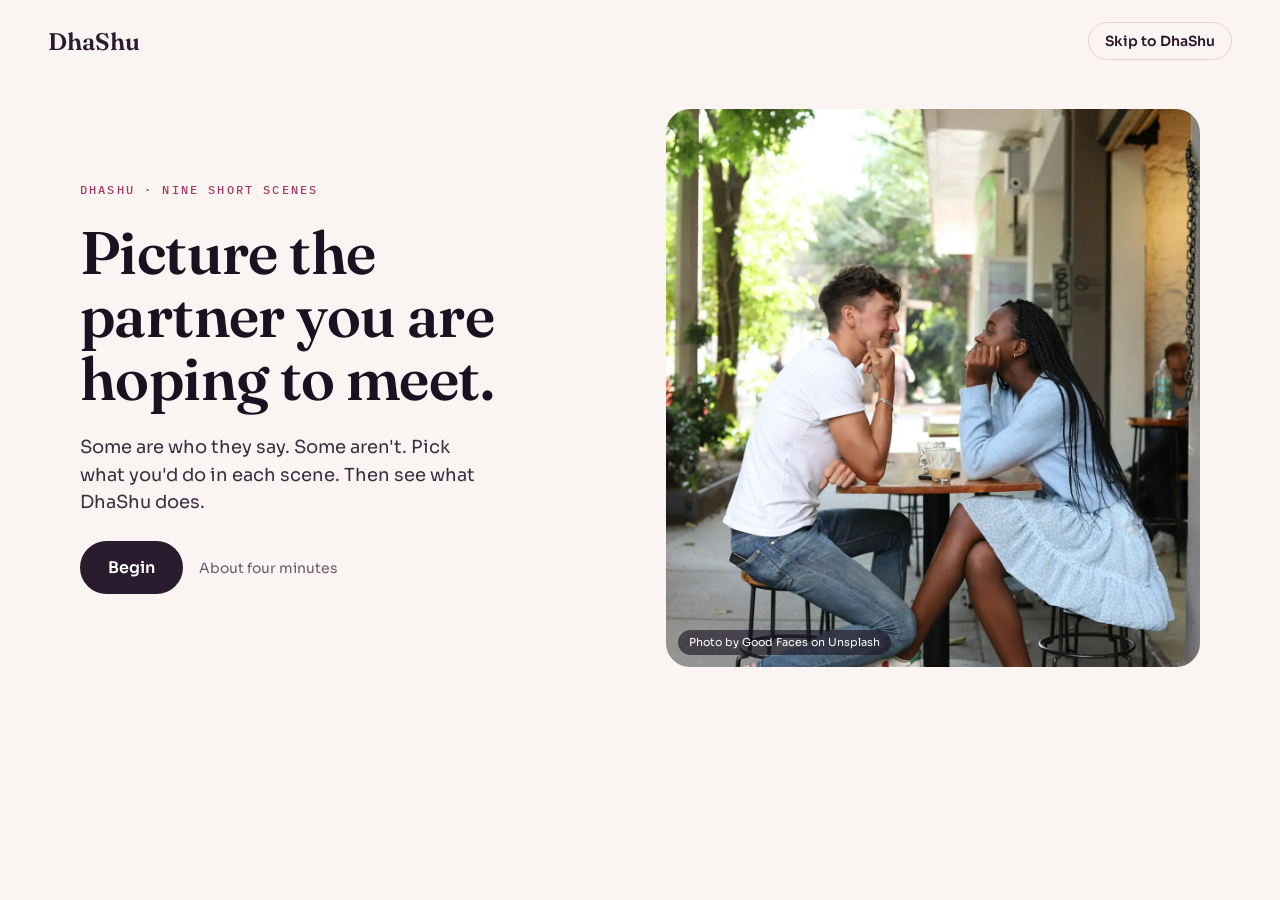
<file: index.html>
<!doctype html>
<html lang="en">
<head>
<meta charset="utf-8">
<meta name="viewport" content="width=device-width, initial-scale=1">
<script>
/* One place to configure the story.
   HOME_URL : where Skip and the last scene's button go. The previous home page lives here, unchanged.
   REVEAL   : 'each' shows the DhaShu answer after every pick. 'end' auto-advances after each pick and skips the answer cards.
   LENGTH   : 'full' runs all 9 scenes. 'short' runs swindler, one-at-a-time and guru only.
   PHOTOS   : optional scene photos, for example { swindler: 'assets/photos/swindler.webp' }. Empty means the cream fill. */
window.STORY_CONFIG = { HOME_URL: '/home.html', REVEAL: 'each', LENGTH: 'full', PHOTOS: {} };
/* Returning visitors who skipped or finished go straight to the home page. /?story=1 always shows the story. */
(function () {
  try {
    if (!/[?&]story=1(&|$)/.test(location.search) && localStorage.getItem('dhashu_story_seen') === '1') {
      location.replace(window.STORY_CONFIG.HOME_URL + location.search + location.hash);
    }
  } catch (e) {}
})();
</script>
<title>DhaShu · Start with truth. Build with trust.</title>
<meta name="description" content="DhaShu is for people who want to build meaningful relationships that last. Everyone is background-verified before they are shown to anyone. Opening in India's metro cities.">
<link rel="canonical" href="https://dhashu.com/">
<meta property="og:type" content="website">
<meta property="og:site_name" content="DhaShu">
<meta property="og:title" content="DhaShu · Start with truth. Build with trust.">
<meta property="og:description" content="Verified before anyone sees you. Shared only when you both say yes. At your own pace.">
<meta property="og:url" content="https://dhashu.com/">
<meta property="og:image" content="https://dhashu.com/share-card.jpg">
<meta name="twitter:card" content="summary_large_image">
<meta name="theme-color" content="#FAF5F2">
<link rel="preconnect" href="https://fonts.googleapis.com">
<link rel="preconnect" href="https://fonts.gstatic.com" crossorigin>
<link rel="preload" as="image" href="assets/hero-date.webp" type="image/webp" fetchpriority="high">
<link rel="stylesheet" href="https://fonts.googleapis.com/css2?family=Fraunces:ital,opsz,wght@0,9..144,400..700;1,9..144,500&family=Sora:wght@400;500;600&family=IBM+Plex+Mono:wght@500&display=swap">
<link rel="stylesheet" href="assets/story.css">
</head>
<body>
<a class="skip" href="#main">Skip to content</a>
<header class="top">
  <div class="word">DhaShu</div>
  <div class="top-r">
    <div class="prog" id="prog" hidden>
      <div class="prog-l" id="prog-l">SCENE 1 / 9</div>
      <div class="bar" id="prog-bar" role="progressbar" aria-label="Story progress" aria-valuemin="0" aria-valuemax="9" aria-valuenow="1"><i></i></div>
    </div>
    <a class="pill" id="skip" href="/home.html">Skip to DhaShu</a>
  </div>
</header>
<main id="main" tabindex="-1">
  <div id="app" aria-live="off"></div>
</main>
<noscript>
  <div class="ns">
    <h1 class="hd">Picture the partner you are hoping to meet.</h1>
    <p class="lede">The story needs JavaScript. You can still enter DhaShu.</p>
    <a class="btn" href="/home.html">Enter DhaShu</a>
  </div>
</noscript>
<script src="assets/story.js" defer></script>
</body>
</html>
</file>
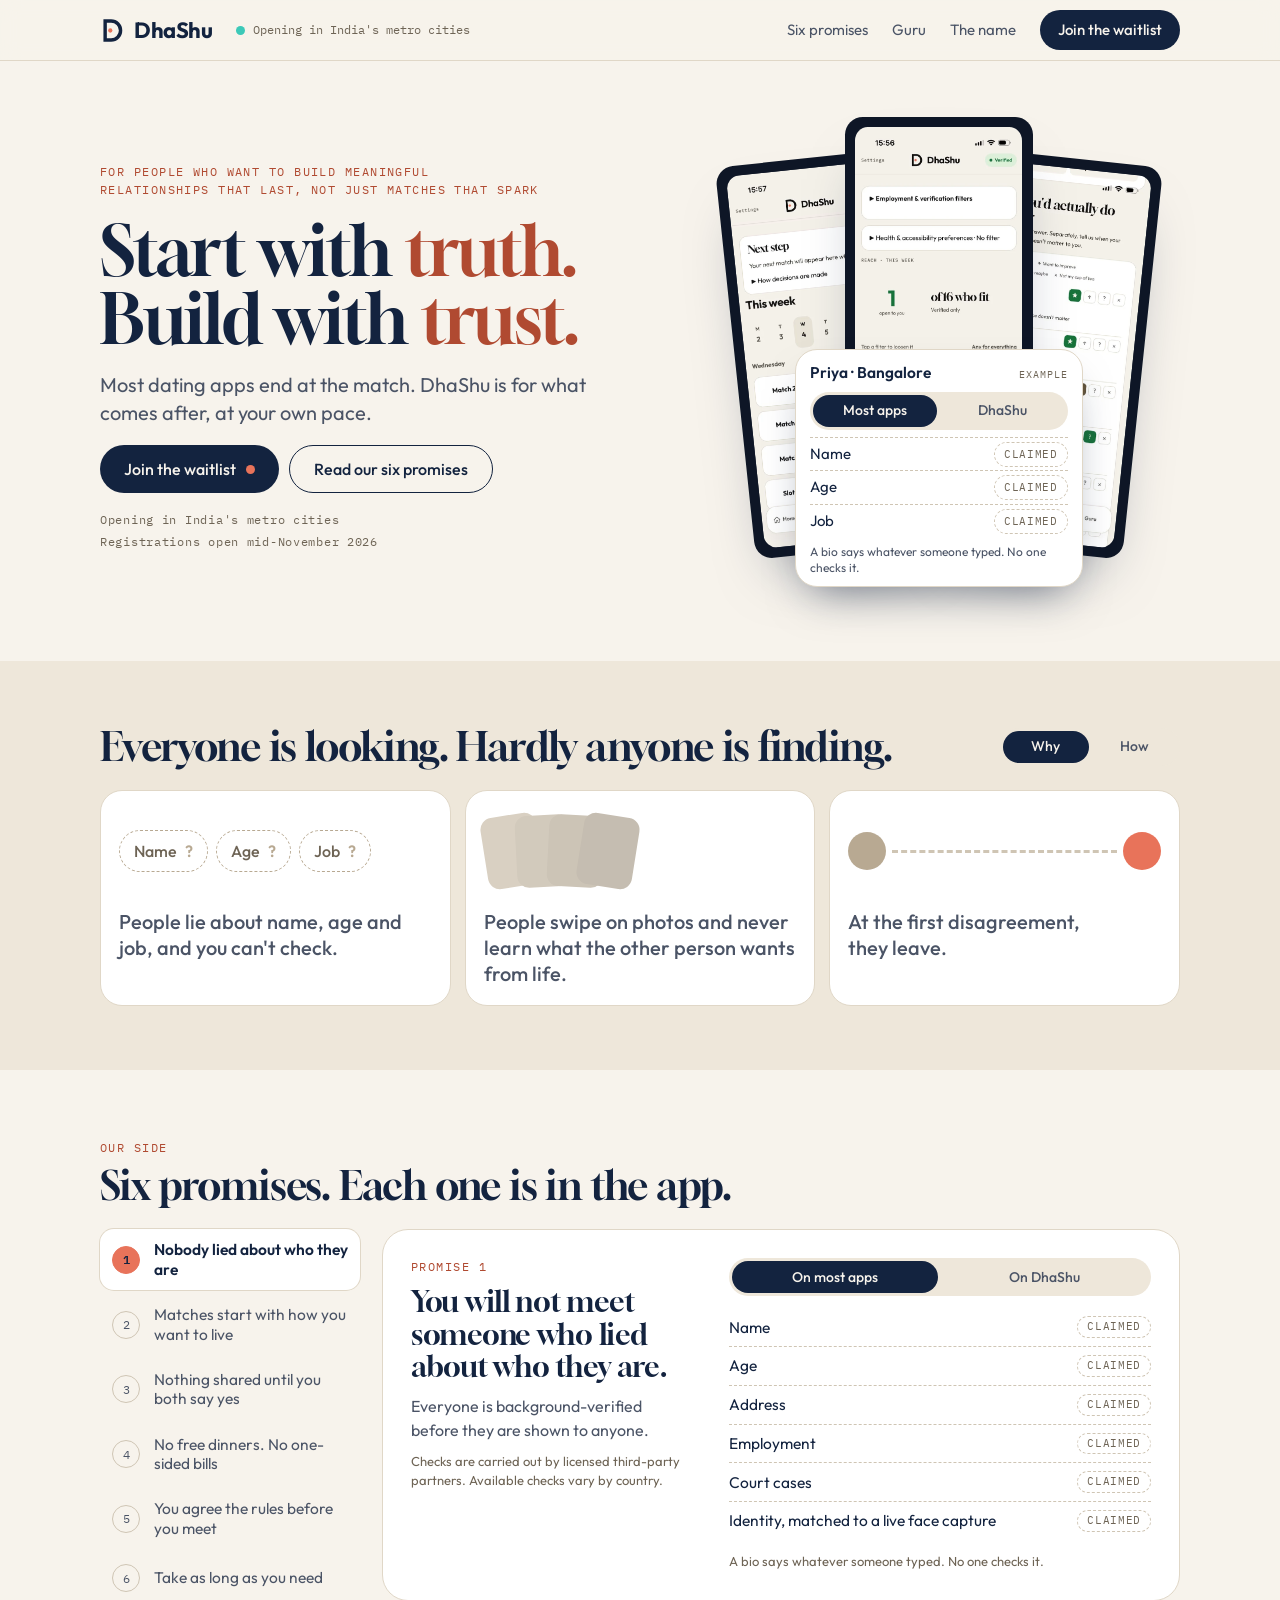
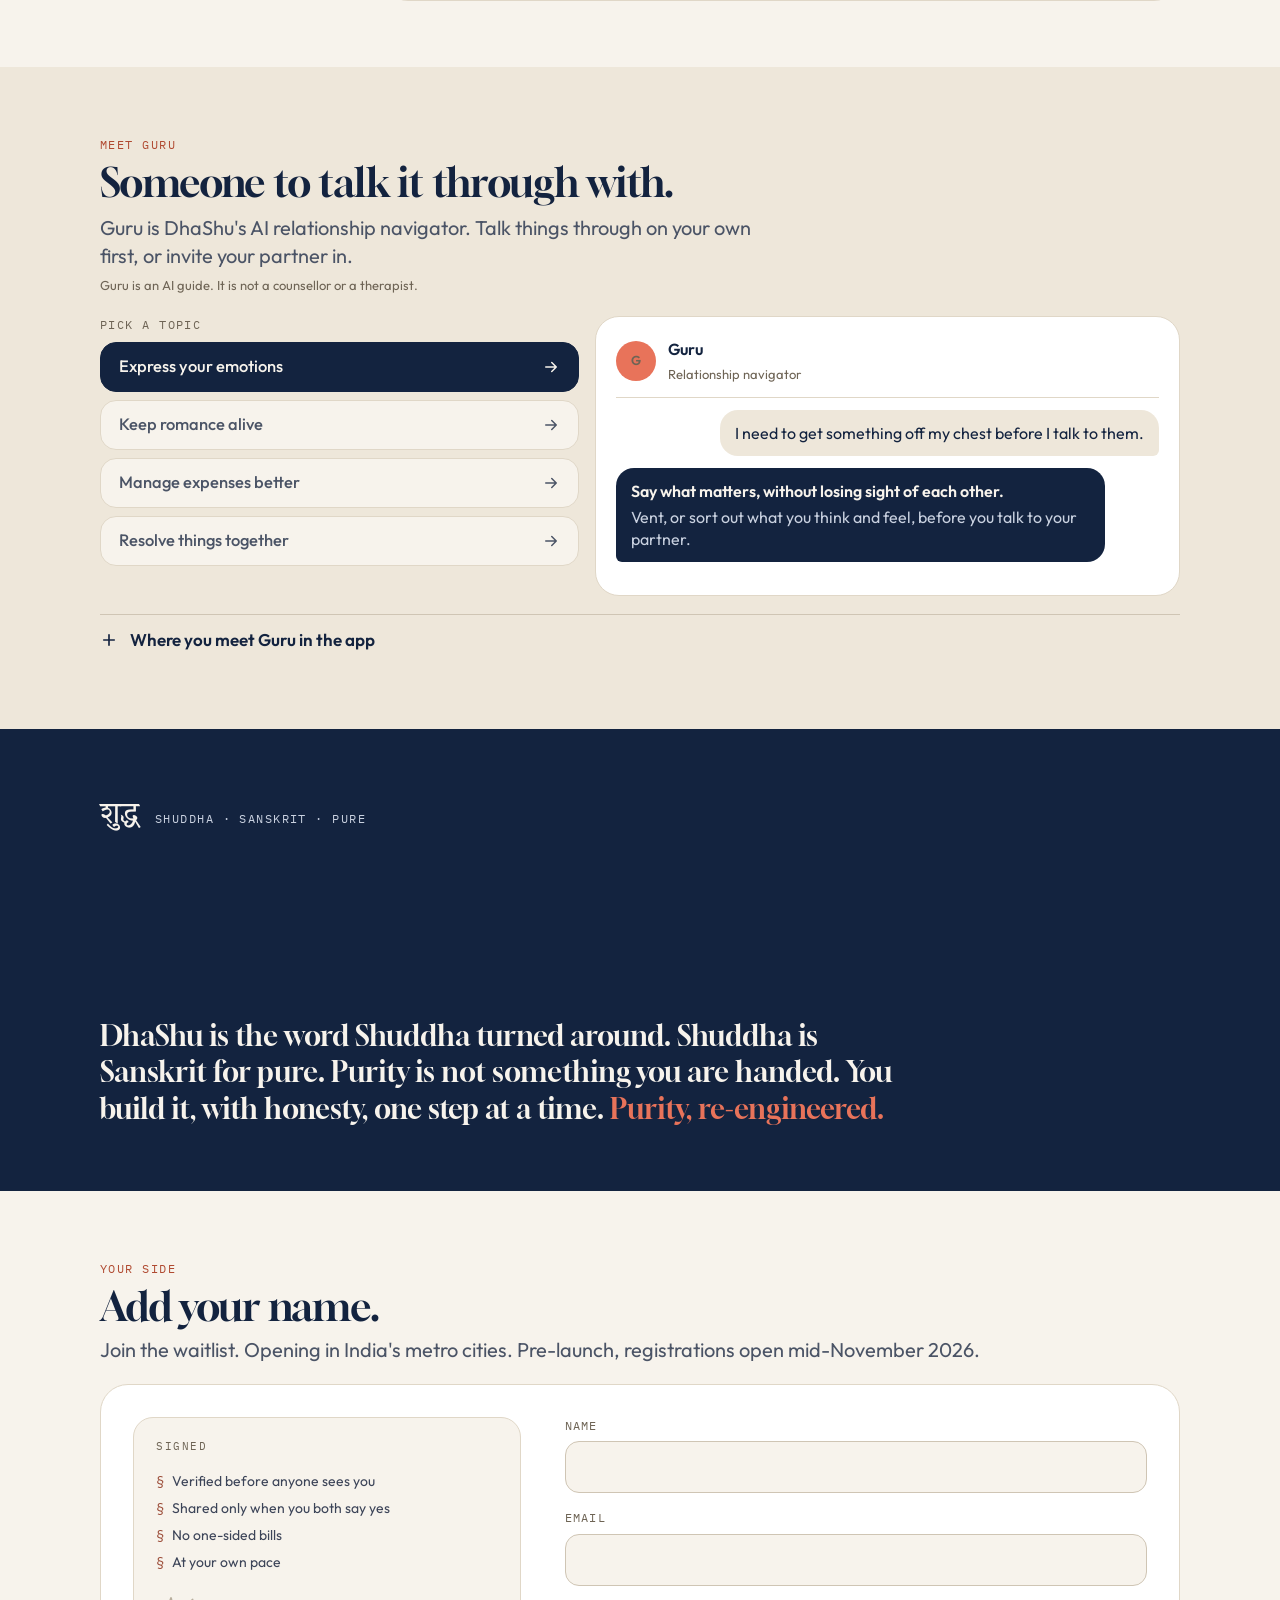
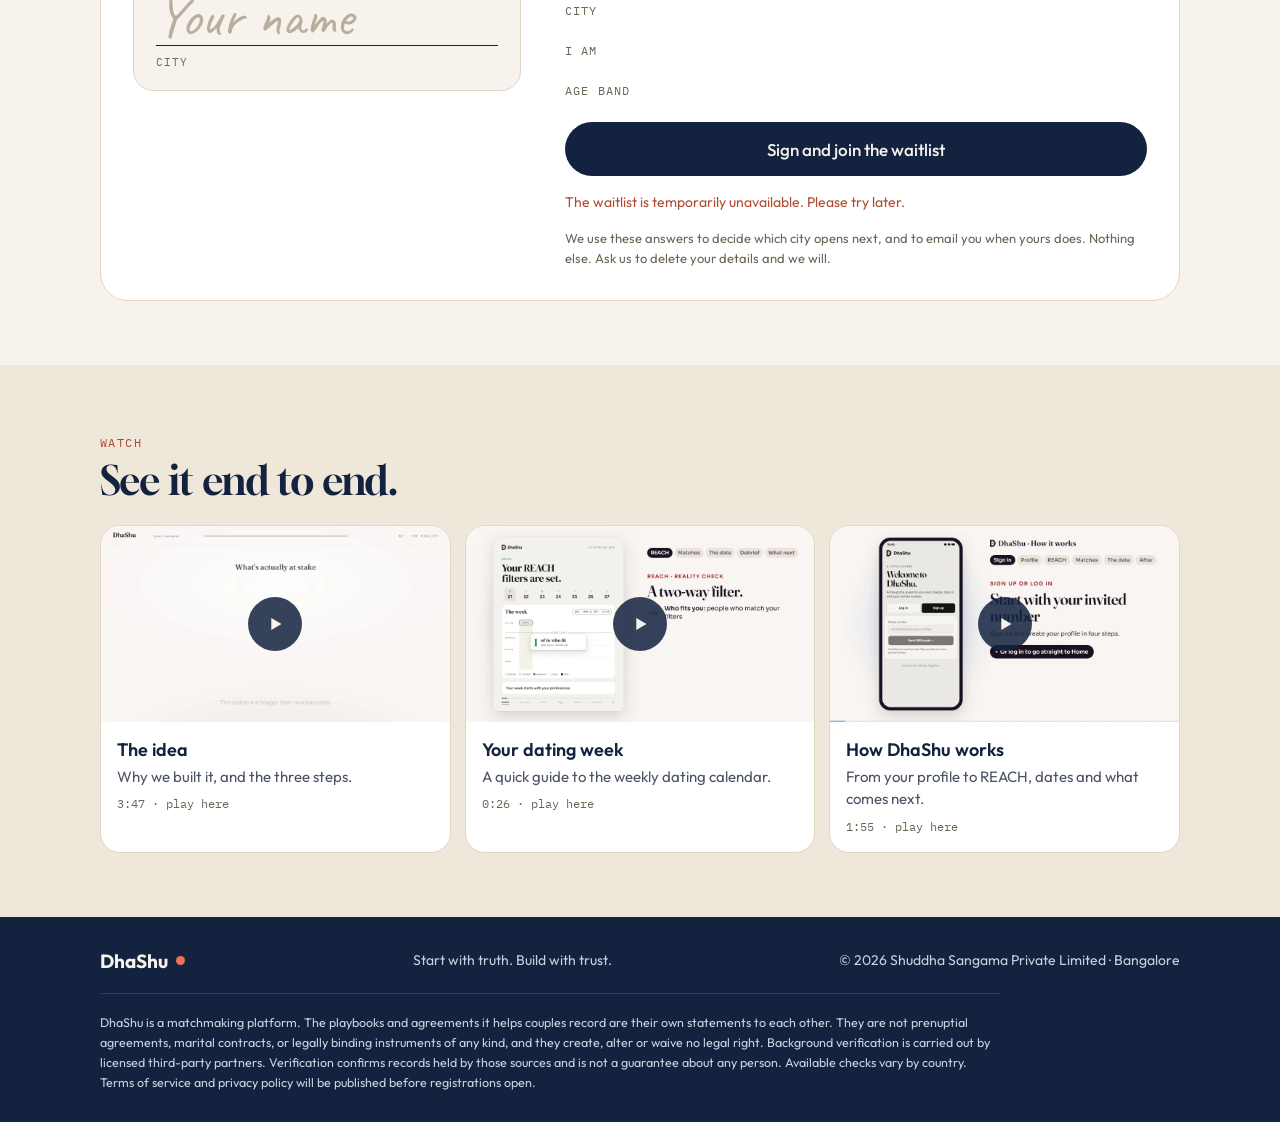
<file: home.html>
<!doctype html>
<html lang="en">
<head>
<meta charset="utf-8">
<meta name="viewport" content="width=device-width, initial-scale=1, viewport-fit=cover">
<title>DhaShu · Start with truth. Build with trust.</title>
<meta name="description" content="DhaShu is for people who want to build meaningful relationships that last. Everyone is background-verified before they are shown to anyone. Opening in India's metro cities.">
<link rel="canonical" href="https://dhashu.com/home.html">
<meta property="og:type" content="website">
<meta property="og:site_name" content="DhaShu">
<meta property="og:title" content="DhaShu · Start with truth. Build with trust.">
<meta property="og:description" content="Verified before anyone sees you. Shared only when you both say yes. At your own pace.">
<meta property="og:url" content="https://dhashu.com/home.html">
<meta property="og:image" content="https://dhashu.com/share-card.jpg">
<meta name="twitter:card" content="summary_large_image">
<meta name="theme-color" content="#F7F3EC">
<link rel="preconnect" href="https://fonts.googleapis.com">
<link rel="preconnect" href="https://fonts.gstatic.com" crossorigin>
<link rel="stylesheet" href="https://fonts.googleapis.com/css2?family=Gloock&family=Outfit:wght@300;400;500;600;700&family=IBM+Plex+Mono:wght@400;500&family=Caveat:wght@500&family=Tiro+Devanagari+Sanskrit&display=swap">
<style>
/* Layout: DhaShu Next's paper layout and type, compacted. Six promises sit in tabs so the page stays short. */
:root {
  --paper: #F7F3EC; --paper-2: #EEE7DA; --card: #FFFFFF;
  --ink: #13233F; --ink-2: #4B5466; --ink-3: #6E6455;
  --line: #E0D7C7; --line-2: #CFC5B4;
  --accent: #E8735A; --accent-ink: #B04A31; --on-accent: #13233F;
  --night: #13233F; --on-night: #F7F3EC; --on-night-2: #C9D1E0; --night-line: #2C3E60;
  --device: #0E1626; --toggle-off: #CFC5B4; --focus: #2F6FED;
  --teal: #3CC9B8; --green: #1C7C4C; --tan: #D9D0C2;
  --f-display: 'Gloock', 'Iowan Old Style', Georgia, serif;
  --f-body: 'Outfit', system-ui, -apple-system, 'Segoe UI', sans-serif;
  --f-mono: 'IBM Plex Mono', ui-monospace, 'SFMono-Regular', Consolas, monospace;
  --f-hand: 'Caveat', 'Segoe Script', cursive;
  --f-deva: 'Tiro Devanagari Sanskrit', 'Nirmala UI', 'Kohinoor Devanagari', serif;
  --ease: cubic-bezier(.2,.8,.2,1);
}
@media (prefers-color-scheme: dark) {
  :root:not([data-theme="light"]) {
    --paper: #0D1626; --paper-2: #111D31; --card: #16233A; --ink: #F3EEE5; --ink-2: #B9C1CF; --ink-3: #9EA6B6;
    --line: #233250; --line-2: #34456A; --accent: #EE836B; --accent-ink: #F2998A; --on-accent: #13233F;
    --night: #182A4A; --night-line: #2F4470; --device: #05090F; --toggle-off: #3A4866; --focus: #8FB3FF;
    --green: #4ADE94; --tan: #34456A; color-scheme: dark;
  }
}
:root[data-theme="dark"] {
  --paper: #0D1626; --paper-2: #111D31; --card: #16233A; --ink: #F3EEE5; --ink-2: #B9C1CF; --ink-3: #9EA6B6;
  --line: #233250; --line-2: #34456A; --accent: #EE836B; --accent-ink: #F2998A; --on-accent: #13233F;
  --night: #182A4A; --night-line: #2F4470; --device: #05090F; --toggle-off: #3A4866; --focus: #8FB3FF;
  --green: #4ADE94; --tan: #34456A; color-scheme: dark;
}
*, *::before, *::after { box-sizing: border-box; }
html { scroll-behavior: smooth; }
body { margin: 0; background: var(--paper); color: var(--ink); font-family: var(--f-body); font-size: 16px; line-height: 1.5; -webkit-font-smoothing: antialiased; overflow-x: hidden; }
body::before { content: ""; position: fixed; inset: 0 0 auto; height: env(safe-area-inset-top, 0px); z-index: 30; background: var(--paper); }
img { max-width: 100%; display: block; }
[hidden] { display: none !important; }
a { color: var(--accent-ink); }
button, input { font: inherit; color: inherit; }
button { cursor: pointer; }
:focus-visible { outline: 3px solid var(--focus); outline-offset: 3px; border-radius: 8px; }
h1, h2, h3 { margin: 0; font-weight: 400; text-wrap: balance; }
p { margin: 0; text-wrap: pretty; }
.skip { position: absolute; left: 12px; top: -60px; z-index: 50; background: var(--ink); color: var(--paper); padding: 10px 16px; border-radius: 10px; text-decoration: none; }
.skip:focus { top: calc(10px + env(safe-area-inset-top, 0px)); }
.wrap { max-width: 1120px; margin-inline: auto; padding-left: max(20px, env(safe-area-inset-left, 0px)); padding-right: max(20px, env(safe-area-inset-right, 0px)); }
.band { padding-block: clamp(36px, 5vw, 64px); }
.band--tint { background: var(--paper-2); }
.band--night { background: var(--night); color: var(--on-night); }
.eyebrow { font-family: var(--f-mono); font-size: 12px; letter-spacing: .12em; text-transform: uppercase; color: var(--accent-ink); }
.h-xl { font-family: var(--f-display); font-size: clamp(38px, 5.6vw, 68px); line-height: 1; letter-spacing: -.02em; }
.h-l { font-family: var(--f-display); font-size: clamp(26px, 3.3vw, 40px); line-height: 1.08; letter-spacing: -.015em; }
.lede { font-size: clamp(17px, 1.8vw, 20px); line-height: 1.4; }
.muted { color: var(--ink-2); }
.small { font-size: 13px; color: var(--ink-3); }
.mark { color: var(--accent-ink); }
.dot { width: 9px; height: 9px; border-radius: 50%; background: var(--accent); display: inline-block; flex: none; }
.stack { display: flex; flex-direction: column; }
.ico { width: 18px; height: 18px; flex: none; }

.btn { display: inline-flex; align-items: center; justify-content: center; gap: 10px; min-height: 48px; padding: 0 24px; border-radius: 999px; border: 0; background: var(--ink); color: var(--paper); font-weight: 500; font-size: 16px; text-decoration: none; transition: transform .15s var(--ease), background .2s; }
.btn:hover { color: var(--paper); transform: translateY(-1px); }
.btn:active { transform: scale(.98); }
.btn--ghost { background: transparent; color: var(--ink); border: 1.5px solid var(--ink); }
.btn--ghost:hover { color: var(--ink); background: var(--card); }

/* header */
.top { position: sticky; top: env(safe-area-inset-top, 0px); z-index: 20; background: color-mix(in srgb, var(--paper) 90%, transparent); backdrop-filter: blur(10px); -webkit-backdrop-filter: blur(10px); border-bottom: 1px solid var(--line); }
.top .wrap { display: flex; align-items: center; justify-content: space-between; gap: 16px; padding-block: 10px; }
.brand { display: flex; align-items: center; gap: 10px; text-decoration: none; color: var(--ink); font-weight: 700; font-size: 22px; letter-spacing: -.02em; }
.brand svg { width: 24px; height: 29px; }
.status { font-family: var(--f-mono); font-size: 12px; color: var(--ink-3); display: flex; align-items: center; gap: 8px; margin-right: auto; margin-left: 8px; }
.status .dot { background: var(--teal); }
.top nav { display: flex; align-items: center; gap: 24px; }
.top nav a.nl { color: var(--ink-2); text-decoration: none; font-size: 15px; }
.top nav a.nl:hover { color: var(--ink); }
.top .btn { min-height: 40px; padding: 0 18px; font-size: 15px; }
@media (max-width: 960px) { .status { display: none; } }
@media (max-width: 720px) { .top nav a.nl { display: none; } .top .wrap { padding-block: 8px; } }

/* hero */
.hero { overflow-x: clip; padding-block: clamp(28px, 4.5vw, 56px) clamp(32px, 5vw, 64px); }
.hero .wrap { display: grid; grid-template-columns: minmax(0, 1.05fr) minmax(0, .95fr); gap: clamp(28px, 5vw, 64px); align-items: center; }
.hero-copy { gap: 18px; }
.hero-copy .eyebrow { line-height: 1.5; max-width: 40em; text-wrap: balance; }
.hero-meta { font-family: var(--f-mono); font-size: 12px; letter-spacing: .06em; color: var(--ink-3); display: flex; flex-wrap: wrap; gap: 4px 18px; }
.hero-art { position: relative; width: 100%; max-width: 400px; margin-inline: auto; }
.fan { position: relative; aspect-ratio: 400 / 480; }
.phone { position: relative; aspect-ratio: 420 / 880; max-width: 100%; border-radius: 9.5% / 4.5%; background: var(--device); padding: 2.6%; box-shadow: 0 34px 60px -28px rgba(19,35,63,.5); }
.phone img { width: 100%; height: 100%; object-fit: cover; object-position: top; border-radius: 7.6% / 3.6%; }
.hero-art .phone { position: absolute; width: 47%; top: 0; }
.hero-art .p-c { left: 26.5%; z-index: 2; }
.hero-art .p-l { left: 4%; top: 6%; transform: rotate(-6deg); transform-origin: bottom right; }
.hero-art .p-r { right: 4%; top: 6%; transform: rotate(6deg); transform-origin: bottom left; }
.record { position: absolute; left: 50%; bottom: 2%; transform: translateX(-50%); width: min(288px, 78%); z-index: 3; background: var(--card); color: var(--ink); border: 1px solid var(--line); border-radius: 22px; padding: 11px 14px 10px; box-shadow: 0 22px 44px -18px rgba(19,35,63,.55); display: flex; flex-direction: column; gap: 7px; }
.record-head { display: flex; justify-content: space-between; align-items: baseline; gap: 10px; }
.record-head b { font-size: 15.5px; font-weight: 600; white-space: nowrap; }
.record-head span { font-family: var(--f-mono); font-size: 10px; letter-spacing: .1em; color: var(--ink-3); }
.seg { display: flex; background: var(--paper-2); border-radius: 999px; padding: 3px; gap: 3px; }
.seg button { flex: 1; min-height: 32px; border: 0; border-radius: 999px; background: transparent; color: var(--ink-2); font-size: 14px; font-weight: 500; transition: background .25s, color .25s; }
.seg button[aria-pressed="true"] { background: var(--ink); color: var(--paper); }
.rows { list-style: none; margin: 0; padding: 0; }
.rows li { display: flex; justify-content: space-between; align-items: center; gap: 10px; padding: 4px 0; border-top: 1px dashed var(--line-2); font-size: 15px; }
.pill { display: inline-flex; align-items: center; gap: 6px; font-family: var(--f-mono); font-size: 11px; letter-spacing: .06em; text-transform: uppercase; padding: 3px 9px; border-radius: 999px; border: 1.5px solid var(--ink); background: var(--ink); color: var(--paper); transition: all .3s var(--ease); white-space: nowrap; }
.pill svg { width: 11px; height: 11px; }
.pill em { font-style: normal; }
[data-mode="else"] .pill { background: transparent; color: var(--ink-3); border-style: dashed; border-color: var(--line-2); }
[data-mode="else"] .pill svg { display: none; }
.record-note { font-size: 12px; line-height: 1.35; color: var(--ink-2); min-height: 32px; }
@media (prefers-reduced-motion: no-preference) {
  .record .pill { animation: stamp .5s var(--ease) both; }
  .record li:nth-child(1) .pill { animation-delay: .6s; }
  .record li:nth-child(2) .pill { animation-delay: .85s; }
  .record li:nth-child(3) .pill { animation-delay: 1.1s; }
  @keyframes stamp { from { transform: scale(1.35) rotate(-6deg); opacity: .25; } }
}
@media (max-width: 880px) { .hero .wrap { grid-template-columns: minmax(0, 1fr); } .hero-art { max-width: 340px; } }

/* problem: why / how */
.why-head { display: flex; flex-wrap: wrap; align-items: center; justify-content: space-between; gap: 14px 24px; }
.why-head .seg { min-width: 180px; }
.why-grid { margin-top: 22px; display: grid; grid-template-columns: repeat(3, minmax(0, 1fr)); gap: 14px; }
.pcard { background: var(--card); border: 1px solid var(--line); border-radius: 22px; padding: 18px; display: flex; flex-direction: column; gap: 16px; transition: background .35s; }
.pcard .vis { height: 84px; display: flex; align-items: center; }
.pcard p { font-size: clamp(17px, 1.7vw, 20px); line-height: 1.3; font-weight: 500; color: var(--ink-2); transition: color .3s; min-height: 3.9em; }
[data-mode="how"] .pcard p { color: var(--ink); }
[data-mode="how"] .pcard { background: var(--paper); }
.chips { display: flex; flex-wrap: wrap; gap: 8px; }
.chip { display: inline-flex; align-items: center; gap: 8px; border-radius: 999px; padding: 8px 14px; font-size: 16px; font-weight: 500; border: 1.5px dashed #B8A992; color: var(--ink-3); background: transparent; transition: all .35s; }
.chip b { font-weight: 600; color: #B8A992; }
[data-mode="how"] .chip { border-style: solid; border-color: var(--ink); background: var(--ink); color: var(--paper); }
[data-mode="how"] .chip b { color: var(--accent); }
.cards { position: relative; width: 100%; height: 84px; }
.mc { position: absolute; display: flex; align-items: center; justify-content: center; border-radius: 12px; font-size: 14px; font-weight: 500; transition: all .45s var(--ease); color: transparent; }
.mc svg { display: none; }
[data-mode="why"] .mc { top: 6px; width: 56px; height: 72px; background: var(--tan); }
[data-mode="why"] .mc:nth-child(1) { left: 0; transform: rotate(-9deg); }
[data-mode="why"] .mc:nth-child(2) { left: 32px; transform: rotate(-3deg); filter: brightness(.97); }
[data-mode="why"] .mc:nth-child(3) { left: 64px; transform: rotate(3deg); filter: brightness(.94); }
[data-mode="why"] .mc:nth-child(4) { left: 96px; transform: rotate(9deg); filter: brightness(.91); }
[data-mode="how"] .mc { width: 49%; height: 38px; background: var(--ink); color: var(--paper); }
[data-mode="how"] .mc:nth-child(1) { left: 0; top: 2px; }
[data-mode="how"] .mc:nth-child(2) { left: 51%; top: 2px; }
[data-mode="how"] .mc:nth-child(3) { left: 0; top: 44px; }
[data-mode="how"] .mc:nth-child(4) { left: 51%; top: 44px; }
.pair { width: 100%; display: flex; align-items: center; transition: width .5s var(--ease); }
[data-mode="how"] .pair { width: 62%; }
.pair i { width: 38px; height: 38px; border-radius: 50%; background: #B8A992; flex: none; transition: background .35s; }
.pair i:last-child { background: var(--accent); }
.pair s { flex: 1; height: 0; border-top: 3px dashed var(--line-2); margin: 0 6px; transition: border-color .35s; }
[data-mode="how"] .pair i:first-child { background: var(--ink); }
[data-mode="how"] .pair s { border-top-style: solid; border-top-color: var(--ink); }
@media (max-width: 820px) { .why-grid { grid-template-columns: minmax(0, 1fr); } .pcard { flex-direction: row; align-items: center; } .pcard .vis { width: 46%; flex: none; } .pcard p { min-height: 0; } }
@media (max-width: 520px) { .pcard { flex-direction: column; align-items: stretch; } .pcard .vis { width: 100%; } }

/* promises */
.prom { margin-top: 22px; display: grid; grid-template-columns: 260px minmax(0, 1fr); gap: 22px; align-items: start; }
.ptabs { display: flex; flex-direction: column; gap: 4px; }
.ptab { text-align: left; display: grid; grid-template-columns: 34px minmax(0, 1fr); gap: 8px; align-items: center; padding: 11px 12px; border: 0; border-radius: 14px; background: transparent; color: var(--ink-2); font-size: 15.5px; line-height: 1.25; transition: background .2s, color .2s; }
.ptab .n { font-family: var(--f-mono); font-size: 12px; width: 28px; height: 28px; border-radius: 50%; border: 1.5px solid var(--line-2); display: grid; place-items: center; color: var(--ink-2); transition: all .2s; }
.ptab:hover { background: color-mix(in srgb, var(--card) 70%, transparent); }
.ptab[aria-selected="true"] { background: var(--card); color: var(--ink); font-weight: 600; box-shadow: 0 0 0 1px var(--line); }
.ptab[aria-selected="true"] .n { background: var(--accent); border-color: var(--accent); color: var(--on-accent); }
.pp { background: var(--card); border: 1px solid var(--line); border-radius: 26px; padding: clamp(18px, 2.6vw, 28px); display: grid; grid-template-columns: minmax(0, .8fr) minmax(0, 1.2fr); gap: clamp(18px, 3vw, 36px); align-items: start; min-height: 360px; }
.pp-copy { display: flex; flex-direction: column; gap: 10px; }
.pp-copy h3 { font-family: var(--f-display); font-size: clamp(22px, 2.4vw, 29px); line-height: 1.12; letter-spacing: -.01em; }
.pp-copy p { color: var(--ink-2); font-size: 16px; }
.pp-copy .fine { font-size: 13px; color: var(--ink-3); }
.pp-copy .kick { font-family: var(--f-mono); font-size: 12px; letter-spacing: .12em; text-transform: uppercase; color: var(--accent-ink); }
.pp-proof { display: flex; flex-direction: column; gap: 12px; min-width: 0; }
.pp[hidden] { display: none; }
@media (max-width: 1000px) { .pp { grid-template-columns: minmax(0, 1fr); min-height: 0; } }
@media (max-width: 820px) {
  .prom { grid-template-columns: minmax(0, 1fr); gap: 14px; }
  .ptabs { flex-direction: row; overflow-x: auto; gap: 6px; padding-bottom: 4px; scrollbar-width: none; }
  .ptabs::-webkit-scrollbar { display: none; }
  .ptab { grid-template-columns: 28px auto; flex: none; border: 1px solid var(--line); background: var(--card); white-space: nowrap; padding: 8px 12px 8px 8px; }
  .ptab .t { display: none; }
  .ptab[aria-selected="true"] .t { display: inline; }
}

/* §1 verify list */
.vlist { list-style: none; margin: 0; padding: 0; }
.vlist li { display: flex; align-items: center; justify-content: space-between; gap: 12px; padding: 8px 0; border-top: 1px dashed var(--line-2); font-size: 15.5px; line-height: 1.25; }
.vlist li:first-child { border-top: 0; }
.vnote { font-size: 13px; color: var(--ink-3); min-height: 20px; }

/* §2 steps */
.steps3 { display: flex; flex-direction: column; gap: 12px; }
.st3 { display: grid; grid-template-columns: 30px minmax(0, 1fr); gap: 12px; padding: 12px 14px; border-radius: 16px; background: var(--paper); }
.st3 .n { font-family: var(--f-display); font-size: 30px; line-height: 1; color: var(--accent-ink); }
.st3 b { font-size: 16px; font-weight: 600; display: block; }
.st3 span.d { color: var(--ink-2); font-size: 14px; }
.tiles { display: grid; grid-template-columns: repeat(4, minmax(0, 1fr)); gap: 8px; margin-top: 10px; }
.tile { display: flex; flex-direction: column; align-items: center; gap: 6px; padding: 10px 4px 9px; border-radius: 14px; border: 1.5px solid var(--line-2); background: var(--card); color: var(--ink-2); font-size: 12.5px; font-weight: 500; line-height: 1.15; text-align: center; transition: all .2s; }
.tile svg { width: 26px; height: 26px; }
.tile[aria-pressed="true"] { background: var(--ink); border-color: var(--ink); color: var(--paper); }
.tile[aria-pressed="true"] svg { color: var(--accent); }
.mini { display: flex; flex-wrap: wrap; gap: 6px; margin-top: 8px; }
.mini em { font-style: normal; font-size: 12.5px; padding: 2px 10px; border-radius: 999px; border: 1px solid var(--line-2); color: var(--ink-2); }

/* §3 consent */
.consent-head { display: flex; justify-content: flex-end; gap: 10px; font-family: var(--f-mono); font-size: 11px; letter-spacing: .12em; color: var(--ink-3); padding-right: 14px; }
.consent-head span { width: 58px; text-align: center; }
.consent { display: flex; flex-direction: column; gap: 8px; }
.c-row { display: flex; align-items: center; gap: 10px; padding: 11px 14px; border-radius: 16px; background: var(--paper); transition: background .35s; }
.c-row .lbl { flex: 1; min-width: 0; display: flex; flex-direction: column; }
.c-row .lbl b { font-size: 16px; font-weight: 600; }
.c-row .lbl span { font-size: 11.5px; color: var(--ink-3); font-family: var(--f-mono); letter-spacing: .04em; }
.c-row.on { background: var(--ink); color: var(--paper); }
.c-row.on .lbl span { color: var(--accent); }
.sw { width: 58px; height: 32px; border-radius: 16px; border: 0; background: var(--toggle-off); position: relative; flex: none; transition: background .25s; }
.sw::after { content: ""; position: absolute; top: 4px; left: 4px; width: 24px; height: 24px; border-radius: 50%; background: #FFFFFF; transition: transform .25s var(--ease); box-shadow: 0 1px 3px rgba(0,0,0,.2); }
.sw[aria-checked="true"] { background: var(--accent); }
.sw[aria-checked="true"]::after { transform: translateX(26px); }

/* §4 split */
.opts { display: flex; flex-wrap: wrap; gap: 8px; }
.opt { min-height: 42px; padding: 0 18px; border-radius: 999px; border: 1.5px solid var(--ink); background: transparent; font-size: 15px; font-weight: 500; transition: background .2s, color .2s; }
.opt[aria-pressed="true"] { background: var(--ink); color: var(--paper); }
.bar { display: flex; gap: 6px; height: 76px; }
.bar div { border-radius: 16px; display: flex; align-items: flex-end; padding: 10px 14px; font-weight: 600; font-size: 19px; font-variant-numeric: tabular-nums; overflow: hidden; }
.bar .a { background: var(--ink); color: var(--paper); width: 50%; transition: width .6s var(--ease); }
.bar .b { background: var(--accent); color: var(--on-accent); flex: 1; }
.bar-legend { display: flex; justify-content: space-between; font-size: 13px; color: var(--ink-3); }

/* §5 agreement */
.agree { display: grid; grid-template-columns: minmax(0, 1fr) 150px; gap: 18px; align-items: center; }
.astep { list-style: none; margin: 0; padding: 0; display: flex; flex-direction: column; gap: 6px; }
.astep button { width: 100%; text-align: left; display: grid; grid-template-columns: 30px minmax(0, 1fr); gap: 12px; align-items: center; padding: 10px 12px; border-radius: 14px; border: 1.5px solid var(--line-2); background: transparent; color: var(--ink-3); transition: all .25s; }
.astep .k { width: 30px; height: 30px; border-radius: 50%; border: 1.5px solid var(--line-2); display: grid; place-items: center; font-family: var(--f-mono); font-size: 12px; transition: all .25s; }
.astep b { display: block; font-size: 16px; font-weight: 600; }
.astep span.d { font-size: 13px; }
.astep button.past { color: var(--ink-2); }
.astep button.past .k { background: var(--ink); border-color: var(--ink); color: var(--paper); }
.astep button[aria-current="step"] { background: var(--ink); border-color: var(--ink); color: var(--paper); }
.astep button[aria-current="step"] .k { background: var(--accent); border-color: var(--accent); color: var(--on-accent); }
.agree .phone { width: 150px; border-radius: 26px; padding: 5px; }
.screens { position: absolute; inset: 5px; border-radius: 21px; overflow: hidden; background: var(--device); }
.screens > * { position: absolute; inset: 0; width: 100%; height: 100%; opacity: 0; transform: translateX(10%); transition: opacity .4s ease, transform .5s var(--ease); object-fit: cover; object-position: top; }
.screens > .on { opacity: 1; transform: none; }
.ph { display: flex; flex-direction: column; align-items: center; justify-content: center; gap: 6px; padding: 14px; text-align: center; color: var(--on-night-2); font-size: 12px; line-height: 1.3; border: 1.5px dashed var(--night-line); border-radius: 21px; background: var(--device); }
.ph b { color: var(--on-night); font-size: 14px; font-weight: 600; }
@media (max-width: 520px) { .agree { grid-template-columns: minmax(0, 1fr); justify-items: start; } }

/* §6 stages */
.tl { display: flex; align-items: flex-start; margin-top: 18px; }
.st { flex: none; width: auto; min-width: 64px; display: flex; flex-direction: column; align-items: center; gap: 8px; text-align: center; background: none; border: 0; padding: 0; color: var(--ink-2); }
.nd { width: 28px; height: 28px; border-radius: 50%; border: 3px solid var(--line-2); background: var(--card); transition: all .35s; }
.st .nm { font-size: 14px; font-weight: 600; color: var(--ink-3); transition: color .3s; }
.st.past .nd { background: var(--ink); border-color: var(--ink); }
.st.past .nm { color: var(--ink-2); }
.st.on .nd { background: var(--accent); border-color: var(--accent); box-shadow: 0 0 0 5px color-mix(in srgb, var(--accent) 25%, transparent); }
.st.on .nm { color: var(--ink); }
.gp { flex: 1; position: relative; height: 28px; display: flex; align-items: center; min-width: 28px; }
.gp::before, .gp::after { content: ""; position: absolute; left: 0; right: 0; top: 50%; height: 3px; margin-top: -1.5px; background: var(--line-2); }
.gp::after { background: var(--ink); transform: scaleX(0); transform-origin: left; transition: transform .8s var(--ease); }
.gp.fill::after { transform: scaleX(1); }
.gp b { position: absolute; left: 0; right: 0; top: -20px; text-align: center; font-family: var(--f-mono); font-size: 12px; font-weight: 500; letter-spacing: .04em; color: var(--ink-3); white-space: nowrap; }
.gp.cur b { color: var(--accent-ink); }
.tl-note { margin-top: 14px; font-size: 14px; color: var(--ink-3); }
@media (max-width: 560px) {
  .tl { flex-direction: column; align-items: flex-start; margin-top: 8px; }
  .st { width: auto; flex-direction: row; gap: 14px; }
  .gp { flex: none; width: 28px; height: 54px; min-width: 0; justify-content: center; }
  .gp::before, .gp::after { left: 50%; right: auto; top: 0; bottom: 0; width: 3px; height: auto; margin: 0 0 0 -1.5px; }
  .gp::after { transform: scaleY(0); transform-origin: top; }
  .gp.fill::after { transform: scaleY(1); }
  .gp b { left: 40px; right: auto; top: 18px; text-align: left; }
}

/* guru */
.guru { margin-top: 20px; display: grid; grid-template-columns: minmax(0, .9fr) minmax(0, 1.1fr); gap: 16px; }
.asks { display: flex; flex-direction: column; gap: 8px; }
.asks button { text-align: left; min-height: 50px; padding: 0 18px; border-radius: 16px; border: 1px solid var(--line); background: var(--paper); color: var(--ink-2); font-size: 16.5px; font-weight: 500; display: flex; align-items: center; justify-content: space-between; gap: 10px; transition: all .2s; }
.asks button[aria-pressed="true"] { color: var(--paper); border-color: var(--ink); background: var(--ink); }
.chat { background: var(--card); border: 1px solid var(--line); border-radius: 24px; padding: 20px; display: flex; flex-direction: column; gap: 12px; min-height: 280px; }
.chat-head { display: flex; align-items: center; gap: 12px; padding-bottom: 12px; border-bottom: 1px solid var(--line); }
.g-av { width: 40px; height: 40px; border-radius: 50%; background: var(--accent); color: var(--on-accent); display: grid; place-items: center; font-weight: 600; font-size: 17px; }
.chat-head b { display: block; font-weight: 600; }
.chat-head span { font-size: 13px; color: var(--ink-3); }
.chat .fade { display: flex; flex-direction: column; gap: 12px; transition: opacity .2s; }
.bubble { max-width: 90%; padding: 12px 15px; border-radius: 18px; font-size: 16px; line-height: 1.4; }
.bubble.me { align-self: flex-end; background: var(--paper-2); border-bottom-right-radius: 6px; }
.bubble.g { align-self: flex-start; background: var(--ink); color: var(--paper); border-bottom-left-radius: 6px; }
.bubble.g b { display: block; font-weight: 600; margin-bottom: 3px; }
.bubble.g span { color: var(--on-night-2); }
:root[data-theme="dark"] .bubble.g span { color: #B9C1CF; }
.where { margin-top: 18px; border-top: 1px solid var(--line-2); }
.where summary { cursor: pointer; min-height: 50px; display: flex; align-items: center; gap: 12px; font-size: 17px; font-weight: 600; list-style: none; }
.where summary::-webkit-details-marker { display: none; }
.where summary svg { transition: transform .25s; }
.where[open] summary svg { transform: rotate(45deg); }
.where ul { list-style: none; margin: 0; padding: 0; display: grid; grid-template-columns: repeat(auto-fit, minmax(min(100%, 300px), 1fr)); column-gap: 40px; }
.where li { display: flex; flex-direction: column; gap: 2px; padding: 10px 0; border-top: 1px solid var(--line); }
.where li span { font-family: var(--f-mono); font-size: 11px; letter-spacing: .08em; text-transform: uppercase; color: var(--ink-3); }
.where li b { font-size: 16px; font-weight: 600; }
@media (max-width: 820px) { .guru { grid-template-columns: minmax(0, 1fr); } }

/* name */
.name { gap: clamp(16px, 2.4vw, 26px); }
.name-top { display: flex; align-items: baseline; gap: 16px; flex-wrap: wrap; font-family: var(--f-mono); font-size: 12px; letter-spacing: .12em; color: var(--on-night-2); }
.name-top .deva { font-family: var(--f-deva); font-size: 30px; letter-spacing: 0; color: var(--on-night); }
.word { display: flex; align-items: baseline; gap: 0; font-family: var(--f-body); font-size: clamp(56px, 10.5vw, 128px); font-weight: 600; letter-spacing: -.045em; line-height: 1; background: none; border: 0; padding: 0; color: var(--on-night); text-align: left; cursor: default; }
.word span { display: inline-block; transition: color .5s, transform .5s var(--ease), opacity .25s; }
.word .w1 { color: var(--accent); }
.word.flip .w1 { color: var(--on-night); }
.word.flip .w2 { color: var(--accent); }
.word.swapping span { opacity: 0; transform: translateY(10px); }
.name blockquote { margin: 0; font-family: var(--f-display); font-size: clamp(20px, 2.4vw, 28px); line-height: 1.3; max-width: 800px; color: var(--on-night); }
.name blockquote em { font-style: normal; color: var(--accent); }

/* sign */
.sign-card { margin-top: 20px; background: var(--card); border: 1px solid var(--line); border-radius: 28px; padding: clamp(18px, 3vw, 32px); display: grid; grid-template-columns: minmax(0, .8fr) minmax(0, 1.2fr); gap: clamp(22px, 4vw, 44px); }
.sig-pad { align-self: start; background: #F7F3EC; color: #13233F; border-radius: 20px; padding: 20px 22px; display: flex; flex-direction: column; justify-content: space-between; gap: 16px; min-height: 240px; border: 1px solid #E0D7C7; }
.sig-pad .lab { font-family: var(--f-mono); font-size: 11px; letter-spacing: .14em; text-transform: uppercase; color: #6E6455; }
.sig-pad ul { list-style: none; margin: 0; padding: 0; display: flex; flex-direction: column; gap: 6px; font-size: 14px; color: #3C4458; }
.sig-pad ul li { display: flex; gap: 8px; }
.sig-pad ul li::before { content: "§"; font-family: var(--f-mono); color: #9A4A36; }
.sig-pad .ink { font-family: var(--f-hand); font-size: clamp(40px, 5.4vw, 56px); line-height: 1; min-height: 56px; color: #13233F; overflow-wrap: anywhere; }
.sig-pad .ink.empty { color: #B8AE9E; }
.sig-pad .line { border-top: 1.5px solid #13233F; padding-top: 8px; display: flex; justify-content: space-between; font-family: var(--f-mono); font-size: 11px; letter-spacing: .1em; color: #6E6455; text-transform: uppercase; gap: 10px; flex-wrap: wrap; }
form { display: flex; flex-direction: column; gap: 16px; }
.field { display: flex; flex-direction: column; gap: 7px; min-width: 0; }
.field > label, .field legend { font-family: var(--f-mono); font-size: 11.5px; letter-spacing: .1em; text-transform: uppercase; color: var(--ink-3); padding: 0; }
.field input[type="text"], .field input[type="email"] { height: 52px; border-radius: 14px; border: 1.5px solid var(--line-2); background: var(--paper); padding: 0 16px; font-size: 17px; color: var(--ink); }
.field input:focus { border-color: var(--ink); outline: none; box-shadow: 0 0 0 3px color-mix(in srgb, var(--focus) 45%, transparent); }
.field input[aria-invalid="true"] { border-color: var(--accent-ink); }
fieldset.field { border: 0; margin: 0; padding: 0; min-width: 0; }
fieldset.field legend { margin-bottom: 7px; }
.choices { display: flex; flex-wrap: wrap; gap: 7px; }
.choice { position: relative; }
.choice input { position: absolute; opacity: 0; inset: 0; width: 100%; height: 100%; margin: 0; cursor: pointer; }
.choice span { display: flex; align-items: center; min-height: 42px; padding: 0 16px; border-radius: 999px; border: 1.5px solid var(--line-2); background: var(--paper); font-size: 15px; font-weight: 500; white-space: nowrap; transition: background .2s, color .2s, border-color .2s; }
.choice input:hover + span { border-color: var(--ink); }
.choice input:checked + span { background: var(--ink); color: var(--paper); border-color: var(--ink); }
.choice input:focus-visible + span { outline: 3px solid var(--focus); outline-offset: 2px; }
.err { font-size: 14px; color: var(--accent-ink); }
.form-note { font-size: 13px; color: var(--ink-3); }
.done { display: flex; flex-direction: column; gap: 10px; align-items: flex-start; }
.done b { font-family: var(--f-display); font-size: 28px; font-weight: 400; letter-spacing: -.01em; }
.preview-tag { font-family: var(--f-mono); font-size: 11px; letter-spacing: .1em; text-transform: uppercase; color: var(--ink-3); border: 1px dashed var(--line-2); border-radius: 6px; padding: 4px 8px; }
@media (max-width: 860px) { .sign-card { grid-template-columns: minmax(0, 1fr); } .sig-pad { min-height: 200px; } }

/* films */
.films { margin-top: 22px; display: grid; grid-template-columns: repeat(3, minmax(0, 1fr)); gap: 14px; }
.film { background: var(--card); border: 1px solid var(--line); border-radius: 20px; overflow: hidden; text-decoration: none; color: var(--ink); display: flex; flex-direction: column; transition: border-color .2s, transform .2s var(--ease); }
.film:hover { color: var(--ink); border-color: var(--accent); transform: translateY(-2px); }
.film .pic { position: relative; aspect-ratio: 16 / 9; background: #05080F; }
.film .pic img { width: 100%; height: 100%; object-fit: cover; }
.film .play { position: absolute; inset: 0; margin: auto; width: 54px; height: 54px; border-radius: 50%; background: rgba(19,35,63,.85); display: grid; place-items: center; }
.film .meta { padding: 14px 16px 16px; display: flex; flex-direction: column; gap: 3px; }
.film .meta b { font-size: 18px; font-weight: 600; }
.film .meta span { color: var(--ink-2); font-size: 15px; }
.film .meta small { font-family: var(--f-mono); font-size: 12px; color: var(--ink-3); margin-top: 4px; }
@media (max-width: 860px) { .films { grid-template-columns: minmax(0, 1fr); } }

footer { background: var(--night); color: var(--on-night-2); padding-block: 30px; }
footer .row { display: flex; flex-wrap: wrap; justify-content: space-between; align-items: center; gap: 12px 24px; font-size: 14px; }
footer .fb { font-size: 19px; font-weight: 700; color: var(--on-night); display: flex; align-items: center; gap: 8px; }
footer .legal { margin-top: 18px; padding-top: 18px; border-top: 1px solid var(--night-line); font-size: 12.5px; line-height: 1.6; max-width: 900px; }

@media (prefers-reduced-motion: reduce) {
  *, *::before, *::after { transition-duration: 0s !important; animation: none !important; scroll-behavior: auto !important; }
}
</style>

<link rel="stylesheet" href="assets/video-player.css">
</head>
<body>
<a class="skip" href="#main">Skip to content</a>

<header class="top">
  <div class="wrap">
    <a class="brand" href="#top" aria-label="DhaShu, back to top">
      <svg viewBox="22 22 56 56" aria-hidden="true"><path d="M34 28h14a22 22 0 0 1 0 44H34z" fill="none" stroke="currentColor" stroke-width="8"/><circle cx="46" cy="50" r="5" fill="var(--accent)"/></svg>
      DhaShu
    </a>
    <span class="status"><span class="dot" aria-hidden="true"></span>Opening in India's metro cities</span>
    <nav aria-label="Main">
      <a class="nl" href="#promises">Six promises</a>
      <a class="nl" href="#guru">Guru</a>
      <a class="nl" href="#name">The name</a>
      <a class="btn" href="#sign">Join the waitlist</a>
    </nav>
  </div>
</header>

<main id="main">

<!-- HERO -->
<section class="hero" id="top" aria-labelledby="h-hero">
  <div class="wrap">
    <div class="stack hero-copy">
      <span class="eyebrow">For people who want to build meaningful relationships that last, not just matches that spark</span>
      <h1 class="h-xl" id="h-hero">Start with <span class="mark">truth.</span><br>Build with <span class="mark">trust.</span></h1>
      <p class="lede muted">Most dating apps end at the match. DhaShu is for what comes after, at your own pace.</p>
      <div style="display:flex;flex-wrap:wrap;gap:10px;align-items:center">
        <a class="btn" href="#sign">Join the waitlist <span class="dot" aria-hidden="true"></span></a>
        <a class="btn btn--ghost" href="#promises" data-open="0">Read our six promises</a>
      </div>
      <div class="hero-meta"><span>Opening in India's metro cities</span><span>Registrations open mid-November 2026</span></div>
    </div>

    <div class="hero-art">
      <div class="fan">
      <div class="phone p-l"><img src="img/week-20261113.webp" alt="Weekly schedule in the current DhaShu app" width="660" height="1383"></div>
      <div class="phone p-r"><img src="img/chemistry-20261113.webp" alt="Chemistry preferences in the current DhaShu app" width="660" height="1383"></div>
      <div class="phone p-c"><img src="img/reach-20261113.webp" alt="REACH preferences in the current DhaShu app" width="660" height="1383"></div>
      </div>
      <div class="record" id="record" data-mode="else">
        <div class="record-head"><b>Priya · Bangalore</b><span>EXAMPLE</span></div>
        <div class="seg" role="group" aria-label="Compare how a profile is checked">
          <button type="button" data-mode="else" aria-pressed="true">Most apps</button>
          <button type="button" data-mode="dhashu" aria-pressed="false">DhaShu</button>
        </div>
        <ul class="rows" id="recRows"></ul>
        <p class="record-note" id="recNote" aria-live="polite"></p>
      </div>
    </div>
  </div>
</section>

<!-- WHY / HOW -->
<section class="band band--tint" id="why" data-mode="why" aria-labelledby="h-why">
  <div class="wrap">
    <div class="why-head">
      <h2 class="h-l" id="h-why">Everyone is looking. Hardly anyone is finding.</h2>
      <div class="seg" role="group" aria-label="Show the problem or how DhaShu fixes it" id="whySeg">
        <button type="button" data-mode="why" aria-pressed="true">Why</button>
        <button type="button" data-mode="how" aria-pressed="false">How</button>
      </div>
    </div>
    <div class="why-grid" aria-live="polite">
      <div class="pcard">
        <div class="vis"><div class="chips">
          <span class="chip">Name <b class="q">?</b></span><span class="chip">Age <b class="q">?</b></span><span class="chip">Job <b class="q">?</b></span>
        </div></div>
        <p data-why="People lie about name, age and job, and you can't check." data-how="We verify first.">People lie about name, age and job, and you can't check.</p>
      </div>
      <div class="pcard">
        <div class="vis"><div class="cards" aria-hidden="true">
          <span class="mc">Family</span><span class="mc">Two</span><span class="mc">Travel</span><span class="mc">Custom</span>
        </div></div>
        <p data-why="People swipe on photos and never learn what the other person wants from life." data-how="We match on how you want to live.">People swipe on photos and never learn what the other person wants from life.</p>
      </div>
      <div class="pcard">
        <div class="vis"><div class="pair" aria-hidden="true"><i></i><s></s><i></i></div></div>
        <p data-why="At the first disagreement, they leave." data-how="Then we guide you, step by step, together.">At the first disagreement, they leave.</p>
      </div>
    </div>
  </div>
</section>

<!-- SIX PROMISES -->
<section class="band" id="promises" aria-labelledby="h-prom">
  <div class="wrap">
    <span class="eyebrow">Our side</span>
    <h2 class="h-l" id="h-prom" style="margin-top:6px">Six promises. Each one is in the app.</h2>
    <div class="prom">
      <div class="ptabs" role="tablist" aria-orientation="vertical" aria-label="Our six promises" id="ptabs"></div>
      <div id="ppanels">

        <div class="pp" role="tabpanel" id="pp0" aria-labelledby="pt0">
          <div class="pp-copy">
            <span class="kick">Promise 1</span>
            <h3>You will not meet someone who lied about who they are.</h3>
            <p>Everyone is background-verified before they are shown to anyone.</p>
            <p class="fine">Checks are carried out by licensed third-party partners. Available checks vary by country.</p>
          </div>
          <div class="pp-proof" id="verify" data-mode="else">
            <div class="seg" role="group" aria-label="Compare a profile">
              <button type="button" data-mode="else" aria-pressed="true">On most apps</button>
              <button type="button" data-mode="dhashu" aria-pressed="false">On DhaShu</button>
            </div>
            <ul class="vlist" id="vlist"></ul>
            <p class="vnote" id="vnote" aria-live="polite"></p>
          </div>
        </div>

        <div class="pp" role="tabpanel" id="pp1" aria-labelledby="pt1" hidden>
          <div class="pp-copy">
            <span class="kick">Promise 2</span>
            <h3>Matches start with how you want to live, not with photos.</h3>
            <p>Three steps, in this order.</p>
          </div>
          <div class="pp-proof">
            <div class="steps3">
              <div class="st3"><span class="n" aria-hidden="true">1</span><div><b>Vision</b><span class="d">What you want your life to look like. Define your together plan.</span>
                <div class="tiles" role="group" aria-label="Together plan" id="tiles">
                  <button type="button" class="tile" aria-pressed="true"><svg viewBox="0 0 24 24" fill="none" stroke="currentColor" stroke-width="1.7" stroke-linecap="round" stroke-linejoin="round" aria-hidden="true"><circle cx="6" cy="6.5" r="2.2"/><path d="M2.5 19v-3.5a3.5 3.5 0 0 1 7 0V19"/><circle cx="18" cy="6.5" r="2.2"/><path d="M14.5 19v-3.5a3.5 3.5 0 0 1 7 0V19"/><circle cx="12" cy="11.5" r="1.7"/><path d="M9.6 19v-2a2.4 2.4 0 0 1 4.8 0v2"/></svg>Family together</button>
                  <button type="button" class="tile" aria-pressed="false"><svg viewBox="0 0 24 24" fill="none" stroke="currentColor" stroke-width="1.7" stroke-linecap="round" stroke-linejoin="round" aria-hidden="true"><circle cx="9" cy="12" r="5.2"/><circle cx="15" cy="12" r="5.2"/></svg>Two together</button>
                  <button type="button" class="tile" aria-pressed="false"><svg viewBox="0 0 24 24" fill="none" stroke="currentColor" stroke-width="1.7" stroke-linecap="round" stroke-linejoin="round" aria-hidden="true"><path d="M21 3L3 10.5l6.5 2.5L12 20.5 21 3z"/><path d="M9.5 13L21 3"/></svg>Travel together</button>
                  <button type="button" class="tile" aria-pressed="false"><svg viewBox="0 0 24 24" fill="none" stroke="currentColor" stroke-width="1.7" stroke-linecap="round" stroke-linejoin="round" aria-hidden="true"><path d="M4 7h9M19 7h1M4 17h1M11 17h9"/><circle cx="16" cy="7" r="2.3"/><circle cx="8" cy="17" r="2.3"/></svg>Custom together</button>
                </div></div></div>
              <div class="st3"><span class="n" aria-hidden="true">2</span><div><b>Stats</b><span class="d">Checked, not claimed.</span>
                <div class="mini"><em>Name</em><em>Age</em><em>Address</em><em>Employment</em><em>Court cases</em><em>Identity</em></div></div></div>
              <div class="st3"><span class="n" aria-hidden="true">3</span><div><b>Chemistry</b><span class="d">Activities, hobbies and a real date.</span></div></div>
            </div>
          </div>
        </div>

        <div class="pp" role="tabpanel" id="pp2" aria-labelledby="pt2" hidden>
          <div class="pp-copy">
            <span class="kick">Consent, built in</span>
            <h3>Nothing is shared until you both say yes.</h3>
            <p><b style="color:var(--ink);font-weight:600">No awkward asks.</b> Social media, phone numbers and invitations are shared only when you both say yes. All in the app.</p>
          </div>
          <div class="pp-proof">
            <div class="consent-head" aria-hidden="true"><span>YOU</span><span>MATCH</span></div>
            <div class="consent" id="consent"></div>
          </div>
        </div>

        <div class="pp" role="tabpanel" id="pp3" aria-labelledby="pt3" hidden>
          <div class="pp-copy">
            <span class="kick">Promise 4</span>
            <h3>No free dinners. No one-sided bills.</h3>
            <p>Every date has a cost and you share it. Split 50/50, or 1/3 and 2/3.</p>
          </div>
          <div class="pp-proof">
            <div class="opts" role="group" aria-label="How to split the bill" id="splitOpts">
              <button type="button" class="opt" data-i="0" aria-pressed="true">50/50</button>
              <button type="button" class="opt" data-i="1" aria-pressed="false">1/3 · 2/3</button>
            </div>
            <div class="bar" aria-live="polite"><div class="a" id="splitA">1/2</div><div class="b" id="splitB">1/2</div></div>
            <div class="bar-legend"><span>One of you</span><span>The other</span></div>
          </div>
        </div>

        <div class="pp" role="tabpanel" id="pp4" aria-labelledby="pt4" hidden>
          <div class="pp-copy">
            <span class="kick">Promise 5</span>
            <h3>You agree the rules before you meet.</h3>
            <p>Before the first date you both read and sign the same short playbook in the app.</p>
            <p class="fine">These are your own statements to each other, not legal contracts.</p>
          </div>
          <div class="pp-proof agree">
            <ol class="astep" id="astep"></ol>
            <div class="phone"><div class="screens" id="aScreens">
              <div class="ph" role="img" aria-label="Illustration: read the playbook"><b>Read together</b>Review your shared expectations.<small>Illustration</small></div>
              <div class="ph" role="img" aria-label="Illustration: both sign"><b>Both sign</b>Each person confirms their agreement.<small>Illustration</small></div>
              <div class="ph" role="img" aria-label="Illustration: face check"><b>Face check</b><small>Illustration</small></div>
              <div class="ph" role="img" aria-label="Illustration: agreement complete"><b>Done</b><small>Illustration</small></div>
            </div></div>
          </div>
        </div>

        <div class="pp" role="tabpanel" id="pp5" aria-labelledby="pt5" hidden>
          <div class="pp-copy">
            <span class="kick">Promise 6</span>
            <h3>Take as long as you need.</h3>
            <p>Four stages, at your pace. If you are both sure, about six months.</p>
          </div>
          <div class="pp-proof">
            <div class="tl" id="tl"></div>
            <p class="tl-note" id="tlNote" aria-live="polite"></p>
          </div>
        </div>

      </div>
    </div>
  </div>
</section>

<!-- GURU -->
<section class="band band--tint" id="guru" aria-labelledby="h-guru">
  <div class="wrap">
    <span class="eyebrow">Meet Guru</span>
    <h2 class="h-l" id="h-guru" style="margin-top:6px">Someone to talk it through with.</h2>
    <p class="lede muted" style="margin-top:10px;max-width:660px">Guru is DhaShu's AI relationship navigator. Talk things through on your own first, or invite your partner in.</p>
    <p class="small" style="margin-top:6px">Guru is an AI guide. It is not a counsellor or a therapist.</p>
    <div class="guru">
      <div class="asks">
        <span class="eyebrow" style="color:var(--ink-3)">Pick a topic</span>
        <div id="asks" role="group" aria-label="Topics" style="display:flex;flex-direction:column;gap:8px"></div>
      </div>
      <div class="chat" aria-live="polite">
        <div class="chat-head"><span class="g-av" aria-hidden="true">G</span><div><b>Guru</b><span>Relationship navigator</span></div></div>
        <div class="fade" id="chatBody"></div>
      </div>
    </div>
    <details class="where">
      <summary><svg class="ico" viewBox="0 0 24 24" fill="none" stroke="currentColor" stroke-width="2.2" stroke-linecap="round" aria-hidden="true"><path d="M12 5v14M5 12h14"/></svg>Where you meet Guru in the app</summary>
      <ul>
        <li><span>Setting up a profile</span><b>What matters to you?</b></li>
        <li><span>Waiting for matches</span><b>How matching works</b></li>
        <li><span>After receiving a match</span><b>Get to know this match</b></li>
        <li><span>Planning a date</span><b>Plan your date together</b></li>
        <li><span>Before signing</span><b>Know what you're agreeing to</b></li>
        <li><span>Before the date</span><b>Prepare for your date</b></li>
        <li><span>After the date</span><b>Reflect on your date</b></li>
        <li><span>Different post-date intentions</span><b>Agree on your next step</b></li>
        <li><span>Planning another date</span><b>Build on your last date</b></li>
        <li><span>Considering a relationship</span><b>Talk about what matters next</b></li>
        <li><span>At any progression point</span><b>Take your next step at your pace</b></li>
        <li><span>Sharing contact details or inviting someone home</span><b>Share at your pace</b></li>
        <li><span>Anytime something feels wrong</span><b>Something doesn't feel right?</b></li>
      </ul>
    </details>
  </div>
</section>

<!-- NAME -->
<section class="band band--night" id="name" aria-labelledby="h-name">
  <div class="wrap stack name">
    <div class="name-top"><span class="deva" lang="sa">शुद्ध</span><span id="h-name">SHUDDHA · SANSKRIT · PURE</span></div>
    <div class="word" id="word" role="img" aria-label="Shuddha, turned around, is DhaShu"><span class="w1">Shu</span><span class="w2">ddha</span></div>
    <blockquote>DhaShu is the word Shuddha turned around. Shuddha is Sanskrit for pure. Purity is not something you are handed. You build it, with honesty, one step at a time. <em>Purity, re-engineered.</em></blockquote>
  </div>
</section>

<!-- WAITLIST -->
<section class="band" id="sign" aria-labelledby="h-sign">
  <div class="wrap">
    <span class="eyebrow">Your side</span>
    <h2 class="h-l" id="h-sign" style="margin-top:6px">Add your name.</h2>
    <p class="lede muted" style="margin-top:8px">Join the waitlist. Opening in India's metro cities. Pre-launch, registrations open mid-November 2026.</p>

    <div class="sign-card">
      <div class="sig-pad" aria-hidden="true">
        <span class="lab">Signed</span>
        <ul><li>Verified before anyone sees you</li><li>Shared only when you both say yes</li><li>No one-sided bills</li><li>At your own pace</li></ul>
        <div>
          <div class="ink empty" id="ink">Your name</div>
          <div class="line"><span id="sigCity">City</span><span id="sigDate"></span></div>
        </div>
      </div>

      <div>
        <form id="wl" novalidate>
          <div class="field">
            <label for="f-name">Name</label>
            <input type="text" id="f-name" name="name" autocomplete="given-name">
          </div>
          <div class="field">
            <label for="f-email">Email</label>
            <input type="email" id="f-email" name="email" inputmode="email" autocomplete="email" aria-describedby="e-email">
            <p class="err" id="e-email" hidden>That email address does not look complete. Check it and try again.</p>
          </div>
          <fieldset class="field" aria-describedby="e-city"><legend>City</legend><div class="choices" data-name="city"></div><p class="err" id="e-city" hidden>Choose a city.</p></fieldset>
          <fieldset class="field" aria-describedby="e-gender"><legend>I am</legend><div class="choices" data-name="gender"></div><p class="err" id="e-gender" hidden>Choose one.</p></fieldset>
          <fieldset class="field" aria-describedby="e-age"><legend>Age band</legend><div class="choices" data-name="age"></div><p class="err" id="e-age" hidden>Choose your age band.</p></fieldset>
          <button type="submit" class="btn" id="wlBtn" style="min-height:54px;font-size:17px">Sign and join the waitlist</button>
          <p id="wlStatus" role="status" class="err"></p>
          <p class="form-note">We use these answers to decide which city opens next, and to email you when yours does. Nothing else. Ask us to delete your details and we will.</p>
        </form>
        <div class="done" id="done" hidden tabindex="-1">
          <b id="doneTitle">You're on the list.</b>
          <span class="muted" id="doneSub"></span>
          <span class="preview-tag" id="previewTag" hidden>Preview only. Nothing was sent or saved.</span>
          <button type="button" class="btn btn--ghost" id="back" style="margin-top:6px">Edit my answers</button>
        </div>
      </div>
    </div>
  </div>
</section>

<!-- WATCH -->
<section class="band band--tint" id="watch" aria-labelledby="h-watch">
  <div class="wrap">
    <span class="eyebrow">Watch</span>
    <h2 class="h-l" id="h-watch" style="margin-top:6px">See it end to end.</h2>
    <div class="films">
      <a class="film" href="media/idea-20261113.mp4"><div class="pic"><img src="img/idea-20261113.webp" alt="" loading="lazy"><span class="play" aria-hidden="true"><svg width="22" height="22" viewBox="0 0 24 24"><path d="M8 5.5v13l11-6.5z" fill="#F7F3EC"/></svg></span></div><div class="meta"><b>The idea</b><span>Why we built it, and the three steps.</span><small>3:47 · play here</small></div></a>
      <a class="film" href="media/dating-calendar-20261113.mp4"><div class="pic"><img src="img/dating-calendar-20261113.webp" alt="" loading="lazy"><span class="play" aria-hidden="true"><svg width="22" height="22" viewBox="0 0 24 24"><path d="M8 5.5v13l11-6.5z" fill="#F7F3EC"/></svg></span></div><div class="meta"><b>Your dating week</b><span>A quick guide to the weekly dating calendar.</span><small>0:26 · play here</small></div></a>
      <a class="film" href="media/dating-app-20261113.mp4"><div class="pic"><img src="img/dating-app-20261113.webp" alt="" loading="lazy"><span class="play" aria-hidden="true"><svg width="22" height="22" viewBox="0 0 24 24"><path d="M8 5.5v13l11-6.5z" fill="#F7F3EC"/></svg></span></div><div class="meta"><b>How DhaShu works</b><span>From your profile to REACH, dates and what comes next.</span><small>1:55 · play here</small></div></a>
    </div>
  </div>
</section>

</main>

<footer>
  <div class="wrap">
    <div class="row">
      <span class="fb">DhaShu <span class="dot" aria-hidden="true"></span></span>
      <span>Start with truth. Build with trust.</span>
      <span>© 2026 Shuddha Sangama Private Limited · Bangalore</span>
    </div>
    <p class="legal">DhaShu is a matchmaking platform. The playbooks and agreements it helps couples record are their own statements to each other. They are not prenuptial agreements, marital contracts, or legally binding instruments of any kind, and they create, alter or waive no legal right. Background verification is carried out by licensed third-party partners. Verification confirms records held by those sources and is not a guarantee about any person. Available checks vary by country. Terms of service and privacy policy will be published before registrations open.</p>
  </div>
</footer>

<script>
(function () {
  var reduce = window.matchMedia && window.matchMedia('(prefers-reduced-motion: reduce)').matches;
  var $ = function (s, r) { return (r || document).querySelector(s); };
  var $$ = function (s, r) { return Array.prototype.slice.call((r || document).querySelectorAll(s)); };
  var CHECK = '<svg viewBox="0 0 24 24" fill="none" stroke="currentColor" stroke-width="3" stroke-linecap="round" stroke-linejoin="round" aria-hidden="true"><path d="M5 12.5l4.5 4.5L19 7.5"/></svg>';

  /* visible-and-active helper for the auto-playing bits */
  function whenVisible(el, on, off) {
    if (!('IntersectionObserver' in window)) { on(); return; }
    new IntersectionObserver(function (es) { es[0].isIntersecting ? on() : off(); }, { threshold: .35 }).observe(el);
  }

  /* hero pop-up: most apps vs DhaShu (Name, Age, Job) */
  var rec = $('#record'), recRows = $('#recRows'), recNote = $('#recNote');
  var recNotes = { dhashu: 'Background-verified before anyone sees this profile.', else: 'A bio says whatever someone typed. No one checks it.' };
  function drawRec() {
    var m = rec.dataset.mode;
    recRows.innerHTML = ['Name', 'Age', 'Job'].map(function (r) { return '<li>' + r + '<span class="pill">' + CHECK + '<em>' + (m === 'dhashu' ? 'Checked' : 'Claimed') + '</em></span></li>'; }).join('');
    recNote.textContent = recNotes[m];
  }
  $$('.seg button', rec).forEach(function (b) {
    b.addEventListener('click', function () {
      rec.dataset.mode = b.dataset.mode;
      $$('.seg button', rec).forEach(function (x) { x.setAttribute('aria-pressed', String(x === b)); });
      drawRec();
    });
  });
  drawRec();

  /* why / how */
  var why = $('#why');
  $$('#whySeg button').forEach(function (b) {
    b.addEventListener('click', function () {
      var m = b.dataset.mode; why.dataset.mode = m;
      $$('#whySeg button').forEach(function (x) { x.setAttribute('aria-pressed', String(x === b)); });
      $$('.chip .q', why).forEach(function (q) { q.textContent = m === 'how' ? '✓' : '?'; });
      $$('.pcard p', why).forEach(function (p) { p.textContent = p.dataset[m]; });
    });
  });

  /* promises tabs */
  var TABS = [
    ['Nobody lied about who they are'],
    ['Matches start with how you want to live'],
    ['Nothing shared until you both say yes'],
    ['No free dinners. No one-sided bills'],
    ['You agree the rules before you meet'],
    ['Take as long as you need']
  ];
  var tabsEl = $('#ptabs'), panels = $$('.pp');
  var active = 0;
  TABS.forEach(function (t, i) {
    var b = document.createElement('button');
    b.type = 'button'; b.className = 'ptab'; b.id = 'pt' + i; b.setAttribute('role', 'tab');
    b.setAttribute('aria-controls', 'pp' + i);
    b.innerHTML = '<span class="n">' + (i + 1) + '</span><span class="t">' + t[0] + '</span>';
    b.addEventListener('click', function () { show(i, true); });
    b.addEventListener('keydown', function (e) {
      var k = e.key, n = null;
      if (k === 'ArrowDown' || k === 'ArrowRight') n = (i + 1) % 6;
      else if (k === 'ArrowUp' || k === 'ArrowLeft') n = (i + 5) % 6;
      if (n !== null) { e.preventDefault(); show(n, true); }
    });
    tabsEl.appendChild(b);
  });
  function show(i, focus) {
    active = i;
    $$('.ptab').forEach(function (b, k) { b.setAttribute('aria-selected', String(k === i)); b.tabIndex = k === i ? 0 : -1; });
    panels.forEach(function (p, k) { p.hidden = k !== i; });
    if (focus) $$('.ptab')[i].focus();
    agreePlay(); stagePlay();
  }

  /* §1 verify */
  var V = ['Name', 'Age', 'Address', 'Employment', 'Court cases', 'Identity, matched to a live face capture'];
  var vbox = $('#verify'), vlist = $('#vlist');
  var vnotes = { dhashu: 'Background-verified before anyone sees this profile.', else: 'A bio says whatever someone typed. No one checks it.' };
  function drawV() {
    var m = vbox.dataset.mode;
    vlist.innerHTML = V.map(function (v) { return '<li><span>' + v + '</span><span class="pill">' + CHECK + '<em>' + (m === 'dhashu' ? 'Checked' : 'Claimed') + '</em></span></li>'; }).join('');
    $('#vnote').textContent = vnotes[m];
  }
  $$('.seg button', vbox).forEach(function (b) {
    b.addEventListener('click', function () {
      vbox.dataset.mode = b.dataset.mode;
      $$('.seg button', vbox).forEach(function (x) { x.setAttribute('aria-pressed', String(x === b)); });
      drawV();
    });
  });
  drawV();

  /* §2 tiles */
  $$('#tiles .tile').forEach(function (t) {
    t.addEventListener('click', function () {
      $$('#tiles .tile').forEach(function (x) { x.setAttribute('aria-pressed', String(x === t)); });
    });
  });

  /* §3 consent */
  var cons = [['Social media', true, false], ['Phone number', false, false], ['Invitation', true, true]];
  var consent = $('#consent');
  function drawC(focusIdx) {
    consent.innerHTML = '';
    cons.forEach(function (c, i) {
      var both = c[1] && c[2];
      var row = document.createElement('div');
      row.className = 'c-row' + (both ? ' on' : '');
      row.innerHTML = '<div class="lbl"><b>' + c[0] + '</b><span>' + (both ? 'SHARED' : (c[1] || c[2] ? 'WAITING FOR BOTH' : 'PRIVATE')) + '</span></div>';
      [1, 2].forEach(function (j) {
        var b = document.createElement('button');
        b.type = 'button'; b.className = 'sw'; b.setAttribute('role', 'switch');
        b.setAttribute('aria-checked', String(c[j]));
        b.setAttribute('aria-label', c[0] + ', ' + (j === 1 ? 'you agree' : 'your match agrees'));
        b.addEventListener('click', function () { cons[i][j] = !cons[i][j]; drawC(i * 2 + j - 1); });
        row.appendChild(b);
      });
      consent.appendChild(row);
    });
    if (focusIdx != null) $$('.sw', consent)[focusIdx].focus();
  }
  drawC();

  /* §4 split: 50/50, or 1/3 and 2/3 */
  var SP = [['50%', '1/2', '1/2'], ['33.3%', '1/3', '2/3']];
  $$('#splitOpts .opt').forEach(function (b) {
    b.addEventListener('click', function () {
      var p = SP[+b.dataset.i];
      $$('#splitOpts .opt').forEach(function (x) { x.setAttribute('aria-pressed', String(x === b)); });
      $('#splitA').style.width = p[0]; $('#splitA').textContent = p[1]; $('#splitB').textContent = p[2];
    });
  });

  /* §5 agreement: Playbook, Sign, Face, Done */
  var AG = [['Playbook', 'You both read it.'], ['Sign', 'You both sign.'], ['Face', 'A live face check.'], ['Done', 'Signed by both.']];
  var astep = $('#astep'), aImgs = $$('#aScreens > *'), aIdx = 0, aTimer = null, aTouched = false;
  AG.forEach(function (a, i) {
    var li = document.createElement('li');
    li.innerHTML = '<button type="button"><span class="k">' + (i + 1) + '</span><span><b>' + a[0] + '</b><span class="d">' + a[1] + '</span></span></button>';
    li.firstChild.addEventListener('click', function () { aTouched = true; agreeGo(i); });
    astep.appendChild(li);
  });
  function agreeGo(i) {
    aIdx = i;
    aImgs.forEach(function (im, k) { im.classList.toggle('on', k === i); });
    $$('button', astep).forEach(function (b, k) { b.classList.toggle('past', k < i); if (k === i) b.setAttribute('aria-current', 'step'); else b.removeAttribute('aria-current'); });
  }
  var aVisible = false;
  function agreePlay() {
    clearInterval(aTimer); aTimer = null;
    if (active !== 4 || !aVisible || reduce || aTouched) return;
    aTimer = setInterval(function () { agreeGo((aIdx + 1) % 4); }, 2600);
  }
  whenVisible($('#pp4'), function () { aVisible = true; agreePlay(); }, function () { aVisible = false; agreePlay(); });
  agreeGo(0);

  /* §6 stages: gaps in weeks between the four stages. Edit the numbers here. */
  var STAGES = ['Dating', 'Relationship', 'Engaged', 'Married'];
  var GAPS = ['4 weeks', '16 weeks', '6 weeks'];
  var tl = $('#tl'), sIdx = 0, sTimer = null, sTouched = false, sVisible = false;
  STAGES.forEach(function (s, i) {
    var b = document.createElement('button');
    b.type = 'button'; b.className = 'st'; b.setAttribute('aria-label', 'Stage ' + (i + 1) + ', ' + s);
    b.innerHTML = '<span class="nd"></span><span class="nm">' + s + '</span>';
    b.addEventListener('click', function () { sTouched = true; stageGo(i); });
    tl.appendChild(b);
    if (i < GAPS.length) { var g = document.createElement('span'); g.className = 'gp'; g.innerHTML = '<b>' + GAPS[i] + '</b>'; tl.appendChild(g); }
  });
  function stageGo(i) {
    sIdx = i;
    $$('.st', tl).forEach(function (b, k) { b.classList.toggle('on', k === i); b.classList.toggle('past', k < i); });
    $$('.gp', tl).forEach(function (g, k) { g.classList.toggle('fill', k < i); g.classList.toggle('cur', k === i); });
    $('#tlNote').textContent = i === 0 ? 'Start here. Nobody rushes you.' : 'Next: ' + STAGES[i] + ', about ' + GAPS[i - 1] + ' after ' + STAGES[i - 1] + ', if you are both sure.';
  }
  function stagePlay() {
    clearInterval(sTimer); sTimer = null;
    if (active !== 5 || !sVisible || reduce || sTouched) return;
    sTimer = setInterval(function () { stageGo((sIdx + 1) % 4); }, 2200);
  }
  whenVisible($('#pp5'), function () { sVisible = true; stagePlay(); }, function () { sVisible = false; stagePlay(); });
  stageGo(0);

  show(0, false);
  $$('[data-open]').forEach(function (a) { a.addEventListener('click', function () { show(+a.dataset.open, false); }); });

  /* guru */
  var M = [
    ['Express your emotions', 'I need to get something off my chest before I talk to them.', 'Say what matters, without losing sight of each other.', 'Vent, or sort out what you think and feel, before you talk to your partner.'],
    ['Keep romance alive', 'Things feel a bit routine lately.', 'Make space for connection in everyday life.', 'Rekindle what has faded, or plan something that brings the excitement back.'],
    ['Manage expenses better', 'How do we talk about money without it getting tense?', 'Talk openly about money and what feels fair.', 'Guru helps you set shared costs out clearly, so you both know where you stand.'],
    ['Resolve things together', 'We keep having the same argument.', 'Make room for both perspectives.', 'When you are stuck, Guru helps you find a way forward you can both accept.']];
  var asks = $('#asks'), body = $('#chatBody');
  M.forEach(function (m, i) {
    var b = document.createElement('button');
    b.type = 'button';
    b.innerHTML = '<span>' + m[0] + '</span><svg class="ico" viewBox="0 0 24 24" fill="none" stroke="currentColor" stroke-width="2" stroke-linecap="round" stroke-linejoin="round" aria-hidden="true"><path d="M5 12h14M13 6l6 6-6 6"/></svg>';
    b.addEventListener('click', function () { setG(i); });
    asks.appendChild(b);
  });
  function setG(i) {
    $$('button', asks).forEach(function (b, k) { b.setAttribute('aria-pressed', String(k === i)); });
    var put = function () {
      body.innerHTML = '<div class="bubble me">' + M[i][1] + '</div><div class="bubble g"><b>' + M[i][2] + '</b><span>' + M[i][3] + '</span></div>';
      body.style.opacity = 1;
    };
    if (reduce || !body.innerHTML) put(); else { body.style.opacity = 0; setTimeout(put, 180); }
  }
  setG(0);

  /* name: turns itself around, over and over, while on screen */
  var word = $('#word'), flipped = false, wTimer = null;
  function flip() {
    flipped = !flipped;
    var apply = function () {
      word.classList.toggle('flip', flipped);
      $('.w1', word).textContent = flipped ? 'Dha' : 'Shu';
      $('.w2', word).textContent = flipped ? 'Shu' : 'ddha';
      word.classList.remove('swapping');
    };
    if (reduce) return apply();
    word.classList.add('swapping'); setTimeout(apply, 240);
  }
  if (!reduce) whenVisible(word, function () { if (!wTimer) { setTimeout(flip, 700); wTimer = setInterval(flip, 2600); } }, function () { clearInterval(wTimer); wTimer = null; });

  /* Database-backed waitlist: behaviour is in the external asset. */
})();
</script>

<script src="assets/waitlist.js" defer></script>
<dialog id="film-player" aria-labelledby="film-title">
  <div id="film-shell"><div class="film-toolbar"><h2 id="film-title">DhaShu video</h2><div><button type="button" id="film-expand">Expand</button><button type="button" id="film-close" aria-label="Close video and return to page">Close ×</button></div></div>
  <video id="film-video" controls playsinline preload="none"></video>
  <p id="film-error" role="status" hidden>Unable to load the video. Please close it and try again.</p></div>
</dialog>
<script src="assets/video-player.js" defer></script>
</body>
</html>
</file>
<file: assets/story.css>
/* DhaShu Story Home. Colours, type, spacing and timings follow the handoff README. */
:root{
  --cream:#FAF5F2; --white:#FFFFFF;
  --ink:#1A1220; --plum:#2B1B2E; --soft:#3A2E40; --mute:#6B5A6E;
  --line:#EDE4DE; --line2:#E0D6D0; --rose:#A33A63;
  --rose-bg:#F8E1E9; --rose-tx:#7A2A4A;
  --good-bg:#E3F1DF; --good-tx:#2F5A2A;
  --gold-bg:#F6EBD2; --gold-tx:#7A5A16;
  --bad-bg:#FBE0E0; --bad-tx:#B3261E;
  --ease:cubic-bezier(.2,.8,.2,1);
  --f-display:'Fraunces',Georgia,serif;
  --f-body:'Sora',system-ui,-apple-system,'Segoe UI',sans-serif;
  --f-mono:'IBM Plex Mono',ui-monospace,Consolas,monospace;
}
*{box-sizing:border-box}
html,body{margin:0;background:var(--cream);color:var(--ink);-webkit-font-smoothing:antialiased}
body{font-family:var(--f-body);min-height:100vh;min-height:100dvh;display:flex;flex-direction:column}
a{color:var(--plum)}
a:hover{color:var(--rose)}
button{font:inherit}
h1,h2,p{margin:0}
:focus-visible{outline:3px solid var(--rose);outline-offset:3px}
.opt:focus-visible,.btn:focus-visible,.pill:focus-visible{outline-offset:2px}
[hidden]{display:none!important}
.sr{position:absolute;width:1px;height:1px;margin:-1px;padding:0;overflow:hidden;clip:rect(0 0 0 0);white-space:nowrap;border:0}
.skip{position:absolute;left:12px;top:-60px;z-index:100;background:var(--plum);color:#fff;padding:10px 16px;border-radius:999px;font-weight:600;text-decoration:none}
.skip:focus{top:12px;color:#fff}

/* header */
.top{display:flex;align-items:center;justify-content:space-between;gap:12px 16px;flex-wrap:wrap;padding:22px clamp(20px,5vw,48px)}
.word{font-family:var(--f-display);font-size:24px;font-weight:600;color:var(--plum)}
.top-r{display:flex;align-items:center;gap:20px;flex-wrap:wrap}
.prog{display:flex;align-items:center;gap:12px}
.prog-l{font-family:var(--f-mono);font-weight:500;font-size:12px;letter-spacing:.14em;color:var(--mute)}
.bar{width:96px;height:4px;border-radius:2px;background:var(--line);overflow:hidden}
.bar i{display:block;height:100%;background:var(--plum);width:0;transition:width .4s ease}
.pill{font-size:14px;font-weight:600;color:var(--plum);text-decoration:none;padding:9px 16px;border-radius:999px;border:1.5px solid var(--line2);white-space:nowrap}
.pill:hover{border-color:var(--plum);color:var(--plum)}
@media (max-width:520px){.top-r{width:100%;justify-content:space-between;gap:12px}}

/* layout */
main{flex:1;display:flex;justify-content:center;padding:clamp(12px,3vh,40px) clamp(20px,5vw,48px) 64px}
main:focus{outline:none}
#app{width:100%;max-width:1120px;display:flex;flex-direction:column;gap:28px}
.grid{display:grid;grid-template-columns:repeat(auto-fit,minmax(min(100%,380px),1fr));gap:clamp(24px,4vw,48px);align-items:start}
.grid.intro{gap:clamp(24px,4vw,56px);align-items:center}
.col{display:flex;flex-direction:column;gap:20px;min-width:0}
.intro .col{gap:24px}

/* stage (photo + phone) */
.stage{position:relative;height:clamp(500px,68vh,600px);border-radius:24px;overflow:hidden;background:var(--line)}
.stage.hero{height:clamp(520px,62vh,600px)}
.stage img.photo{position:absolute;inset:0;width:100%;height:100%;object-fit:cover}
.kb{position:absolute;inset:0;animation:dsKen 18s ease-in-out infinite alternate}
.kb img{width:100%;height:100%;object-fit:cover;object-position:50% 45%;display:block}
.credit{position:absolute;left:12px;bottom:12px;font-size:11px;line-height:1;color:#fff;background:rgba(26,18,32,.62);padding:7px 11px;border-radius:999px;text-decoration:none}
.credit:hover{color:#fff;background:rgba(26,18,32,.82)}
.vis{transform:scale(var(--ps,1));position:absolute;inset:0;display:flex;align-items:center;justify-content:center;pointer-events:none}
.replay{position:absolute;right:14px;top:14px;border:0;cursor:pointer;background:rgba(255,255,255,.92);color:var(--plum);font-size:13px;font-weight:600;padding:8px 14px;border-radius:999px}
.replay:hover{background:#fff}

/* type */
.kick{font-family:var(--f-mono);font-weight:500;font-size:12px;letter-spacing:.18em;color:var(--rose);text-transform:uppercase}
.kick.sm{font-size:11px;letter-spacing:.16em}
h1.hd{font-family:var(--f-display);font-weight:600;font-size:clamp(38px,6vw,60px);line-height:1.05;letter-spacing:-.01em;text-wrap:balance}
.lede{font-size:18px;line-height:1.55;color:var(--soft);max-width:460px;text-wrap:pretty}
.story{font-family:var(--f-display);font-size:clamp(26px,3.6vw,34px);line-height:1.25;font-weight:500;text-wrap:pretty}
.src{font-size:13px;line-height:1.5;color:var(--mute)}
.q{font-size:17px;font-weight:600}
.row-cta{display:flex;gap:16px;align-items:center;flex-wrap:wrap}
.time{font-size:14px;color:var(--mute)}

/* buttons */
.btn{border:0;cursor:pointer;background:var(--plum);color:#fff;font-size:16px;font-weight:600;padding:16px 28px;border-radius:999px;text-decoration:none;display:inline-block;transition:background .2s}
.btn:hover{background:var(--ink);color:#fff}
.btn.sm{font-size:15px;padding:13px 22px;align-self:flex-start}
.opts{display:flex;flex-direction:column;gap:10px}
.opt{text-align:left;cursor:pointer;padding:17px 20px;border-radius:14px;border:1.5px solid var(--line2);background:var(--white);color:var(--ink);font-size:16px;transition:all .2s;width:100%}
.opt:hover{border-color:var(--plum)}
.opt[aria-pressed="true"]{background:#2B1B2E;color:#fff;border-color:#2B1B2E}

/* answer card */
.ans{background:var(--white);border:1px solid var(--line);border-radius:18px;padding:24px;display:flex;flex-direction:column;gap:14px}
.ans h3{margin:0;font-family:var(--f-display);font-size:24px;font-weight:600;line-height:1.25}
.ans p{font-size:15px;line-height:1.5;color:var(--soft)}
.ans-list{display:grid;grid-template-columns:repeat(auto-fit,minmax(200px,1fr));gap:8px 20px;font-size:14px;color:var(--soft);list-style:none;margin:0;padding:0}
.chips{display:flex;flex-wrap:wrap;gap:8px;font-size:14px}
.chips.l{gap:10px}
.chips div{padding:8px 14px;border-radius:999px}
.c-gold{background:var(--gold-bg);color:var(--gold-tx)}
.c-rose{background:var(--rose-bg);color:var(--rose-tx)}
.c-good{background:var(--good-bg);color:var(--good-tx)}
.c-line{border:1px solid var(--line2);color:var(--soft)}
.ask{display:flex;flex-direction:column;gap:20px}
.src.in-ans{display:none}
.ans-actions{display:flex;align-items:center;gap:16px;flex-wrap:wrap}
.chg{display:none;border:0;background:none;padding:6px 2px;cursor:pointer;font-size:14px;color:var(--mute);text-decoration:underline}
.chg:hover{color:var(--rose)}
.scene:not(.is-answered) .ans-wrap{display:none}

.ns{max-width:560px;margin:40px auto;padding:0 20px;display:flex;flex-direction:column;gap:16px}

/* phone */
.phone{width:260px;height:450px;border-radius:36px;background:#fff;border:8px solid #1A1220;box-shadow:0 40px 80px -24px rgba(26,18,32,.55);overflow:hidden;display:flex;flex-direction:column;font-family:var(--f-body);position:relative;animation:dsFloat 6s ease-in-out 1s infinite}
.ph-head{display:flex;align-items:center;gap:10px;padding:16px 14px 12px;border-bottom:1px solid var(--line)}
.ph-av{width:30px;height:30px;border-radius:15px;background:var(--rose-bg);color:var(--rose);display:flex;align-items:center;justify-content:center;font-size:13px;font-weight:600;flex:none}
.ph-t{font-size:13px;font-weight:600;color:var(--ink)}
.ph-s{font-size:10.5px;color:var(--mute)}
.ph-body{flex:1;padding:12px;display:flex;flex-direction:column;gap:7px;overflow:hidden;position:relative}
.bub{align-self:flex-start;max-width:84%;padding:8px 11px;border-radius:14px 14px 14px 4px;background:#F1EBEE;color:var(--ink);font-size:12.5px;line-height:1.35}
.bub.me{align-self:flex-end;border-radius:14px 14px 4px 14px;background:var(--plum);color:#fff}
.bub.warn{background:var(--bad-bg)}
.note{align-self:center;font-family:var(--f-mono);font-weight:500;font-size:9.5px;letter-spacing:.14em;color:var(--mute);padding:4px 0;white-space:nowrap}
.dots{align-self:flex-start;display:flex;gap:4px;padding:10px 12px;border-radius:14px;background:#F1EBEE;animation:dsIn .3s var(--ease) var(--d,0s) both,dsOut .2s ease var(--u,0s) forwards}
.dots span{width:5px;height:5px;border-radius:3px;background:var(--mute);animation:dsDot 1s infinite}
.dots span:nth-child(2){animation-delay:.15s}.dots span:nth-child(3){animation-delay:.3s}
.banner{position:absolute;left:10px;right:10px;bottom:10px;padding:11px 12px;border-radius:12px;background:var(--plum);color:#fff;font-size:12px;font-weight:600;text-align:center;animation:dsPop .45s var(--ease) var(--d,0s) both}
.banner.bad{background:#B3261E}.banner.good{background:#2F5A2A}
.row{display:flex;align-items:center;justify-content:space-between;gap:8px;padding:7px 10px;border-radius:10px;background:var(--cream)}
.row-l{min-width:0;flex:1}
.row-k{font-size:9.5px;letter-spacing:.1em;font-family:var(--f-mono);font-weight:500;color:var(--mute);white-space:nowrap;overflow:hidden;text-overflow:ellipsis}
.row-v{font-size:12.5px;font-weight:600;color:var(--ink)}
.st{flex-shrink:0;font-size:10px;font-weight:600;padding:4px 8px;border-radius:6px;animation:dsPop .45s var(--ease) var(--sd,0s) both}
.t-good{background:var(--good-bg);color:var(--good-tx)}
.t-bad{background:var(--bad-bg);color:var(--bad-tx)}
.t-mid{background:var(--gold-bg);color:var(--gold-tx)}
.scan{position:absolute;left:0;right:0;height:2px;background:var(--rose);box-shadow:0 0 12px 2px rgba(163,58,99,.5);animation:dsScan 1.6s ease-in-out .5s both}
.mg{display:grid;grid-template-columns:repeat(3,1fr);gap:10px;padding:8px 4px}
.circ{aspect-ratio:1;border-radius:50%;background:var(--line);color:var(--mute);display:flex;align-items:center;justify-content:center;font-size:15px;font-weight:600}
.circ.keep{background:var(--rose-bg);color:var(--rose);animation:dsIn .4s var(--ease) var(--d) both,dsGlow 1.6s ease-in-out 2.6s infinite}
.circ.dim{animation:dsIn .4s var(--ease) var(--d) both,dsDim .6s ease var(--dd) forwards}
.track{display:flex;align-items:center;gap:6px;padding:18px 4px 0}
.track .ln{flex:1;height:2px;background:var(--line);transform-origin:left}
.track .ln.on{background:var(--plum);animation:dsPop .45s var(--ease) 3.6s both}
.track .dt{width:14px;height:14px;border-radius:7px;background:var(--line)}
.track .dt.on{background:var(--plum)}
.track .dt.pop{animation:dsPop .45s var(--ease) 3.9s both}
.tlabels{display:flex;justify-content:space-between;font-size:9px;color:var(--mute)}
.layer{position:absolute;inset:0}
.layer.sheet{background:#fff;padding:12px;display:flex;flex-direction:column;gap:7px;z-index:3}
.moments{list-style:none;margin:0;padding:0;display:grid;gap:8px;font-size:14px;color:var(--soft);line-height:1.4}
.moments b{color:var(--ink);font-weight:600}
.moments b::after{content:':'}

/* animation helpers */
.a-in{animation:dsIn var(--dur,.5s) var(--ease) var(--d,0s) both}

@keyframes dsIn{from{opacity:0;transform:translateY(10px) scale(.97)}to{opacity:1;transform:none}}
@keyframes dsPop{0%{opacity:0;transform:scale(.5)}70%{opacity:1;transform:scale(1.1)}100%{opacity:1;transform:scale(1)}}
@keyframes dsScan{0%{top:0;opacity:0}10%{opacity:1}90%{opacity:1}100%{top:100%;opacity:0}}
@keyframes dsDot{0%,80%,100%{opacity:.25}40%{opacity:1}}
@keyframes dsDim{to{opacity:.2;filter:grayscale(1)}}
@keyframes dsGlow{0%,100%{box-shadow:0 0 0 0 rgba(194,87,127,0)}50%{box-shadow:0 0 0 7px rgba(194,87,127,.28)}}
@keyframes dsOut{to{opacity:0;height:0;margin:0;padding:0}}
@keyframes dsKen{from{transform:scale(1)}to{transform:scale(1.07)}}
@keyframes dsFloat{0%,100%{transform:translateY(0)}50%{transform:translateY(-6px)}}

/* Phones and small tablets: every scene fits one screen, no scrolling.
   The phone animation takes whatever height is left (story.js scales it), and after a pick
   the answer takes the place of the question and options. Both live in one grid cell, so the
   layout never jumps between the two states. */
@media (max-width:819px){
  .top{flex-wrap:nowrap;padding:12px 16px}
  .word{font-size:22px}
  .top-r{flex-wrap:nowrap;width:auto;gap:12px}
  .prog{gap:8px}
  .prog-l{font-size:11px;letter-spacing:.1em;white-space:nowrap}
  .bar{width:48px}
  .pill{font-size:13px;padding:7px 13px}
  .sw{display:none}
  main{padding:4px 16px calc(14px + env(safe-area-inset-bottom))}
  #app{gap:0}
  .scene,.grid.intro{flex:1 1 auto;display:flex;flex-direction:column;gap:12px;align-items:stretch;min-height:0}
  .scene{position:relative}
  .stage,.stage.hero{flex:1 1 auto;height:auto;min-height:230px;border-radius:20px}
  .stage.hero{order:-1;min-height:200px}
  .col{flex:none;display:grid;gap:0;min-width:0}
  .grid.intro .col{display:flex;flex-direction:column;gap:12px}
  .col>.ask,.col>.ans-wrap{grid-area:2/1;min-width:0}
  .ask{gap:10px}
  .scene.is-answered .ask{visibility:hidden}
  .scene:not(.is-answered) .ans-wrap{display:block;visibility:hidden}
  .scene h2.kick{grid-area:1/1;margin:0 0 8px;font-size:11px;letter-spacing:.14em;line-height:1}
  .replay{font-size:0;width:34px;height:34px;padding:0;display:grid;place-items:center;z-index:2}
  .replay::before{content:'\21BB';font-size:18px;line-height:1}
  .story{font-size:clamp(19px,5.4vw,23px);line-height:1.25}
  .src{display:none}
  .src.in-ans{display:block;font-size:11.5px;line-height:1.4}
  .q{font-size:15px;line-height:1.3}
  .opts{gap:8px}
  .opt{padding:12px 16px;font-size:15px;line-height:1.25;border-radius:12px}
  .ans{padding:16px;gap:10px;border-radius:16px}
  .ans h3{font-size:clamp(18px,5vw,21px);line-height:1.2}
  .ans p{font-size:14px;line-height:1.4}
  .ans-list{font-size:13px;gap:3px 12px;grid-template-columns:1fr 1fr;line-height:1.3}
  .moments{font-size:13px;gap:5px;line-height:1.3}
  .chips{font-size:13px;gap:6px}
  .chips div{padding:6px 11px}
  .ans-actions{gap:12px}
  .chg{display:inline-block}
  h1.hd{font-size:clamp(30px,8.6vw,38px)}
  .lede{font-size:16px;line-height:1.5}
  .btn{padding:14px 26px}
  .btn.sm{padding:12px 20px}
}
@media (max-width:819px) and (max-height:640px){
  .story{font-size:18px}
  .opt{padding:10px 14px;font-size:14px}
  .stage,.stage.hero{min-height:190px}
  .ans{padding:14px;gap:8px}
}

/* reduced motion: every animation lands on its end state, nothing moves */
@media (prefers-reduced-motion:reduce){
  *,*::before,*::after{animation:none!important;transition:none!important;scroll-behavior:auto!important}
  .dots,.scan{display:none}
  .circ.dim{opacity:.2;filter:grayscale(1)}
  .circ.keep{box-shadow:0 0 0 7px rgba(194,87,127,.28)}
}
</file>
<file: assets/video-player.css>
#film-player{width:min(960px,94vw);max-width:94vw;max-height:94dvh;padding:0;border:1px solid #d5cec2;border-radius:16px;background:#101827;color:#fff;box-shadow:0 24px 100px #0008;overflow:auto}
#film-player::backdrop{background:#101827cf}
.film-toolbar{display:flex;align-items:center;justify-content:space-between;gap:12px;padding:12px 16px}
.film-toolbar h2{font:600 18px/1.3 system-ui;margin:0;color:#fff}
.film-toolbar>div{display:flex;gap:8px}
.film-toolbar button{font:500 14px system-ui;padding:10px 14px;border:1px solid #8694aa;border-radius:8px;color:white;background:#21324c;cursor:pointer}
.film-toolbar button:focus-visible{outline:3px solid #ffba87;outline-offset:2px}
#film-video{display:block;width:100%;max-height:calc(90dvh - 70px);background:#000;object-fit:contain}
#film-shell:fullscreen{width:100vw;max-width:100vw;height:100dvh;max-height:100dvh;border:0;border-radius:0}
#film-shell:fullscreen #film-video{height:calc(100dvh - 70px);max-height:none}
#film-error{padding:12px 20px}
@media(max-width:500px){.film-toolbar{padding:10px;gap:8px}.film-toolbar h2{font-size:15px}.film-toolbar button{padding:10px}}
</file>
